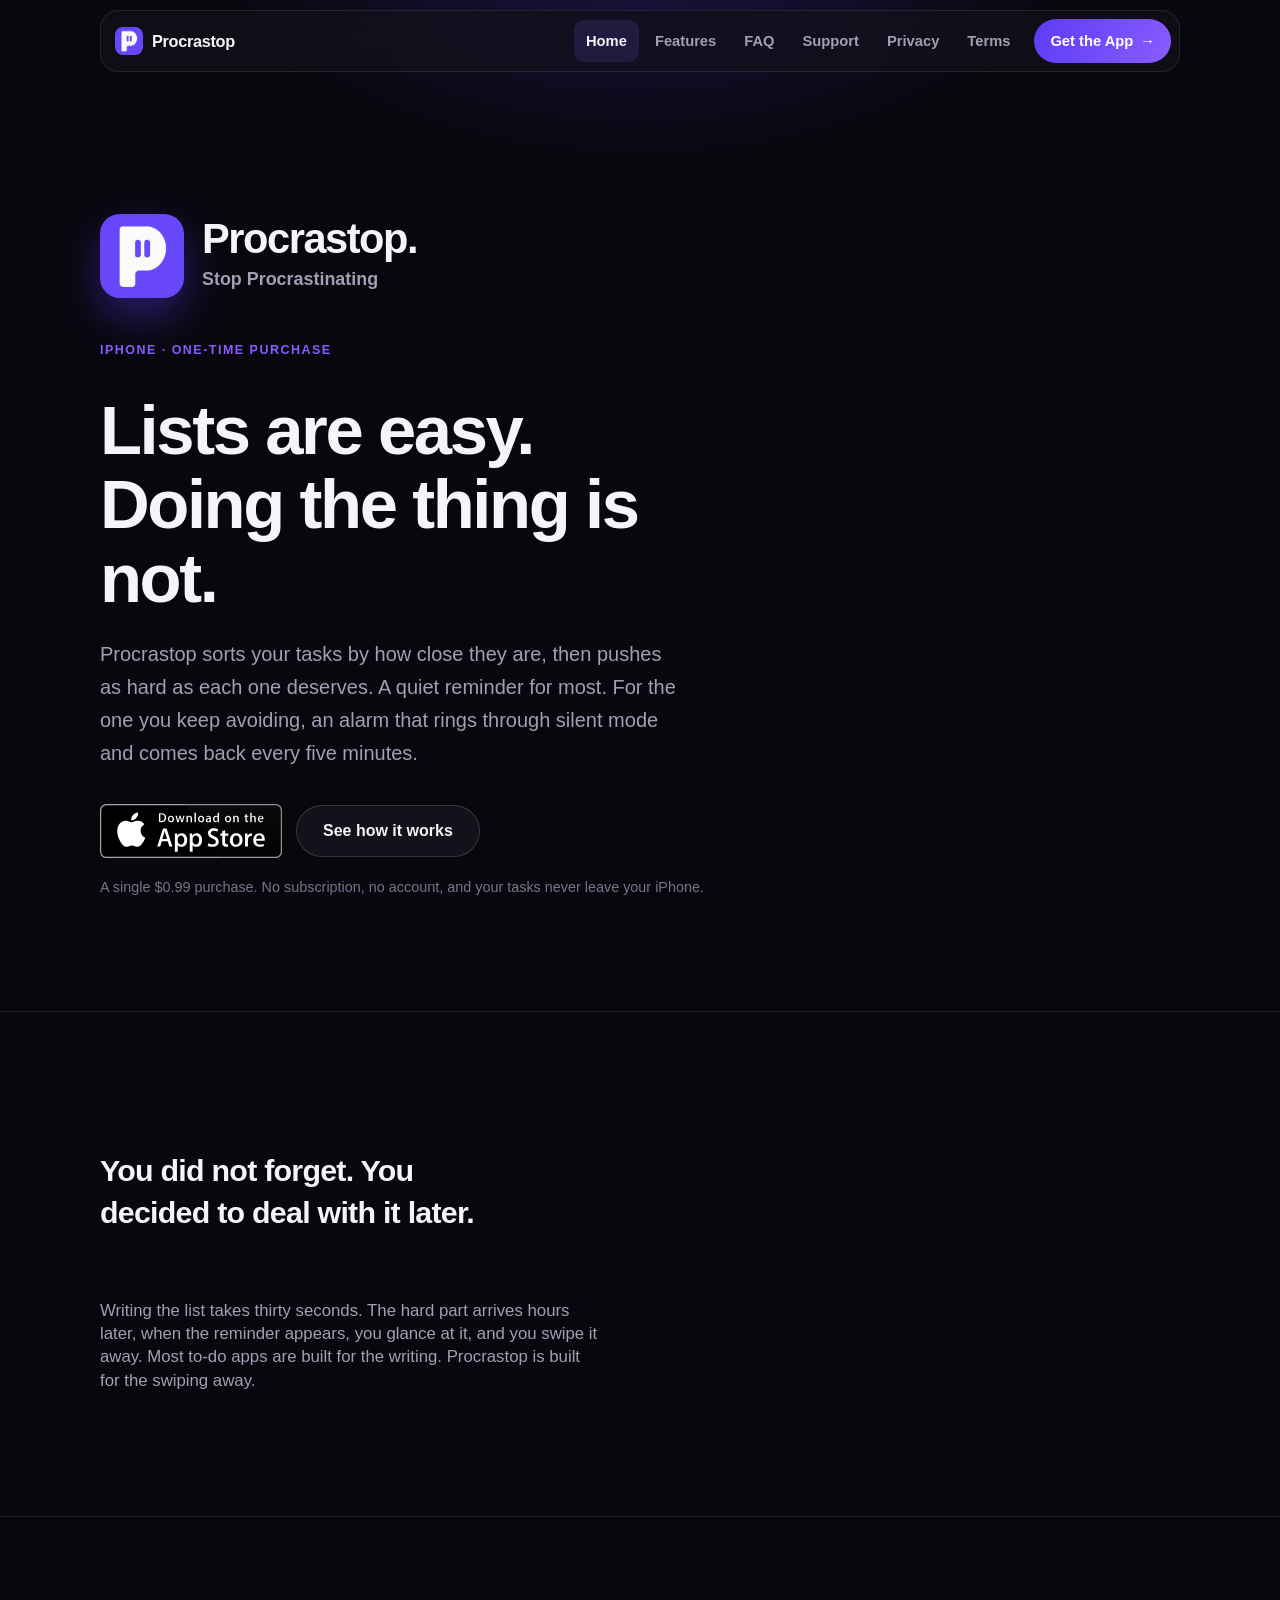
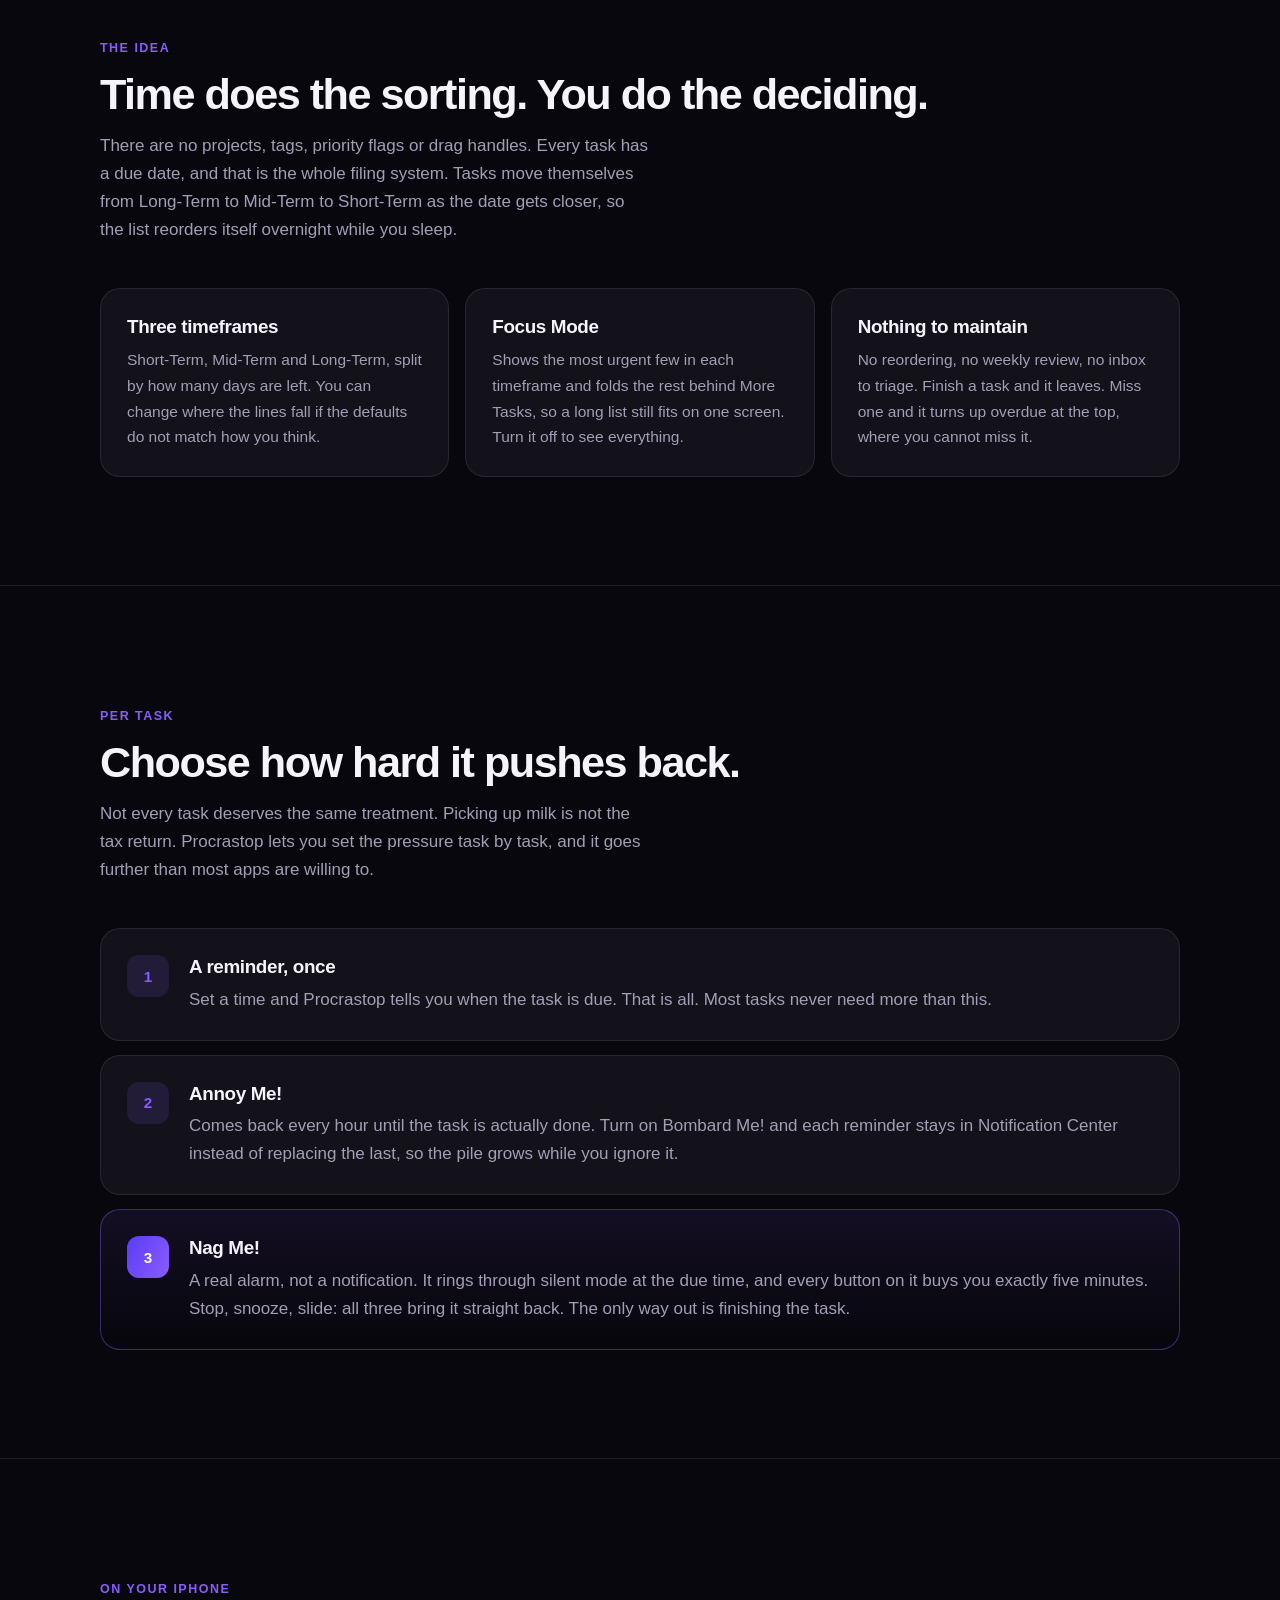
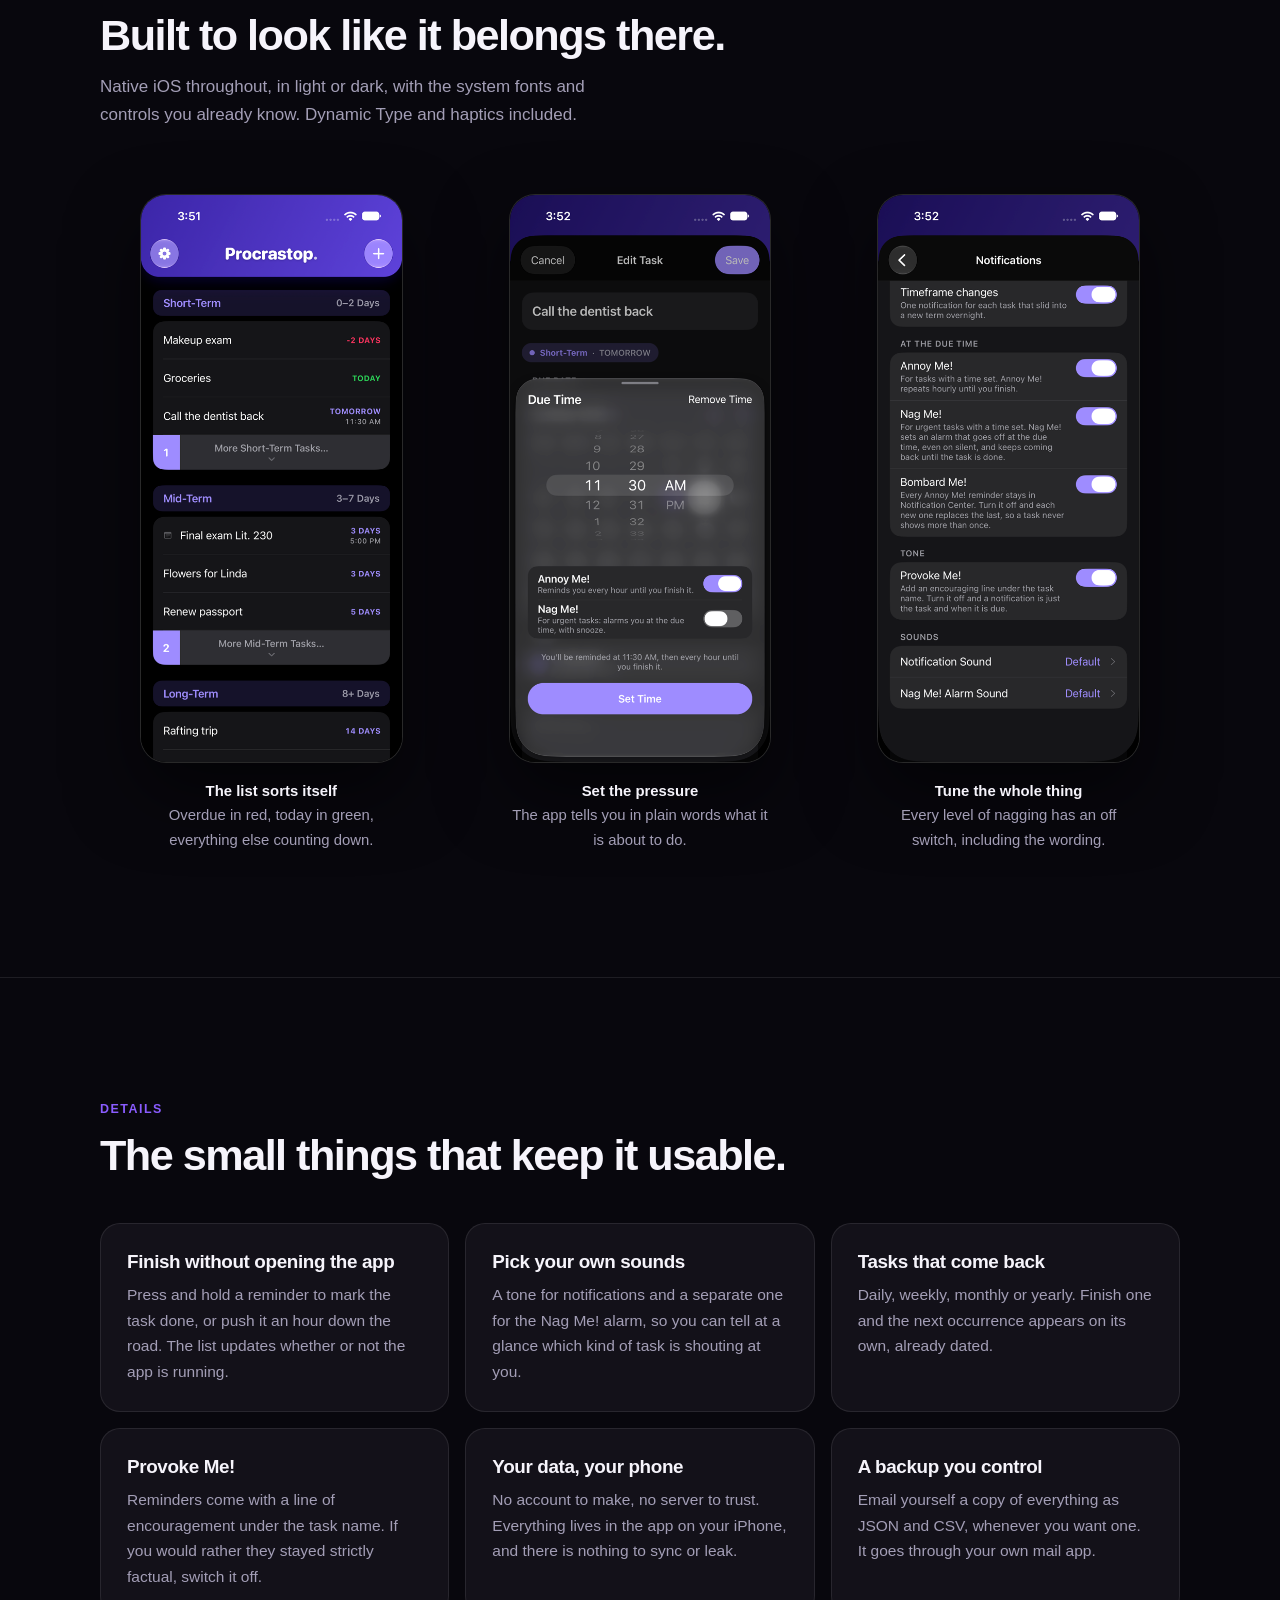
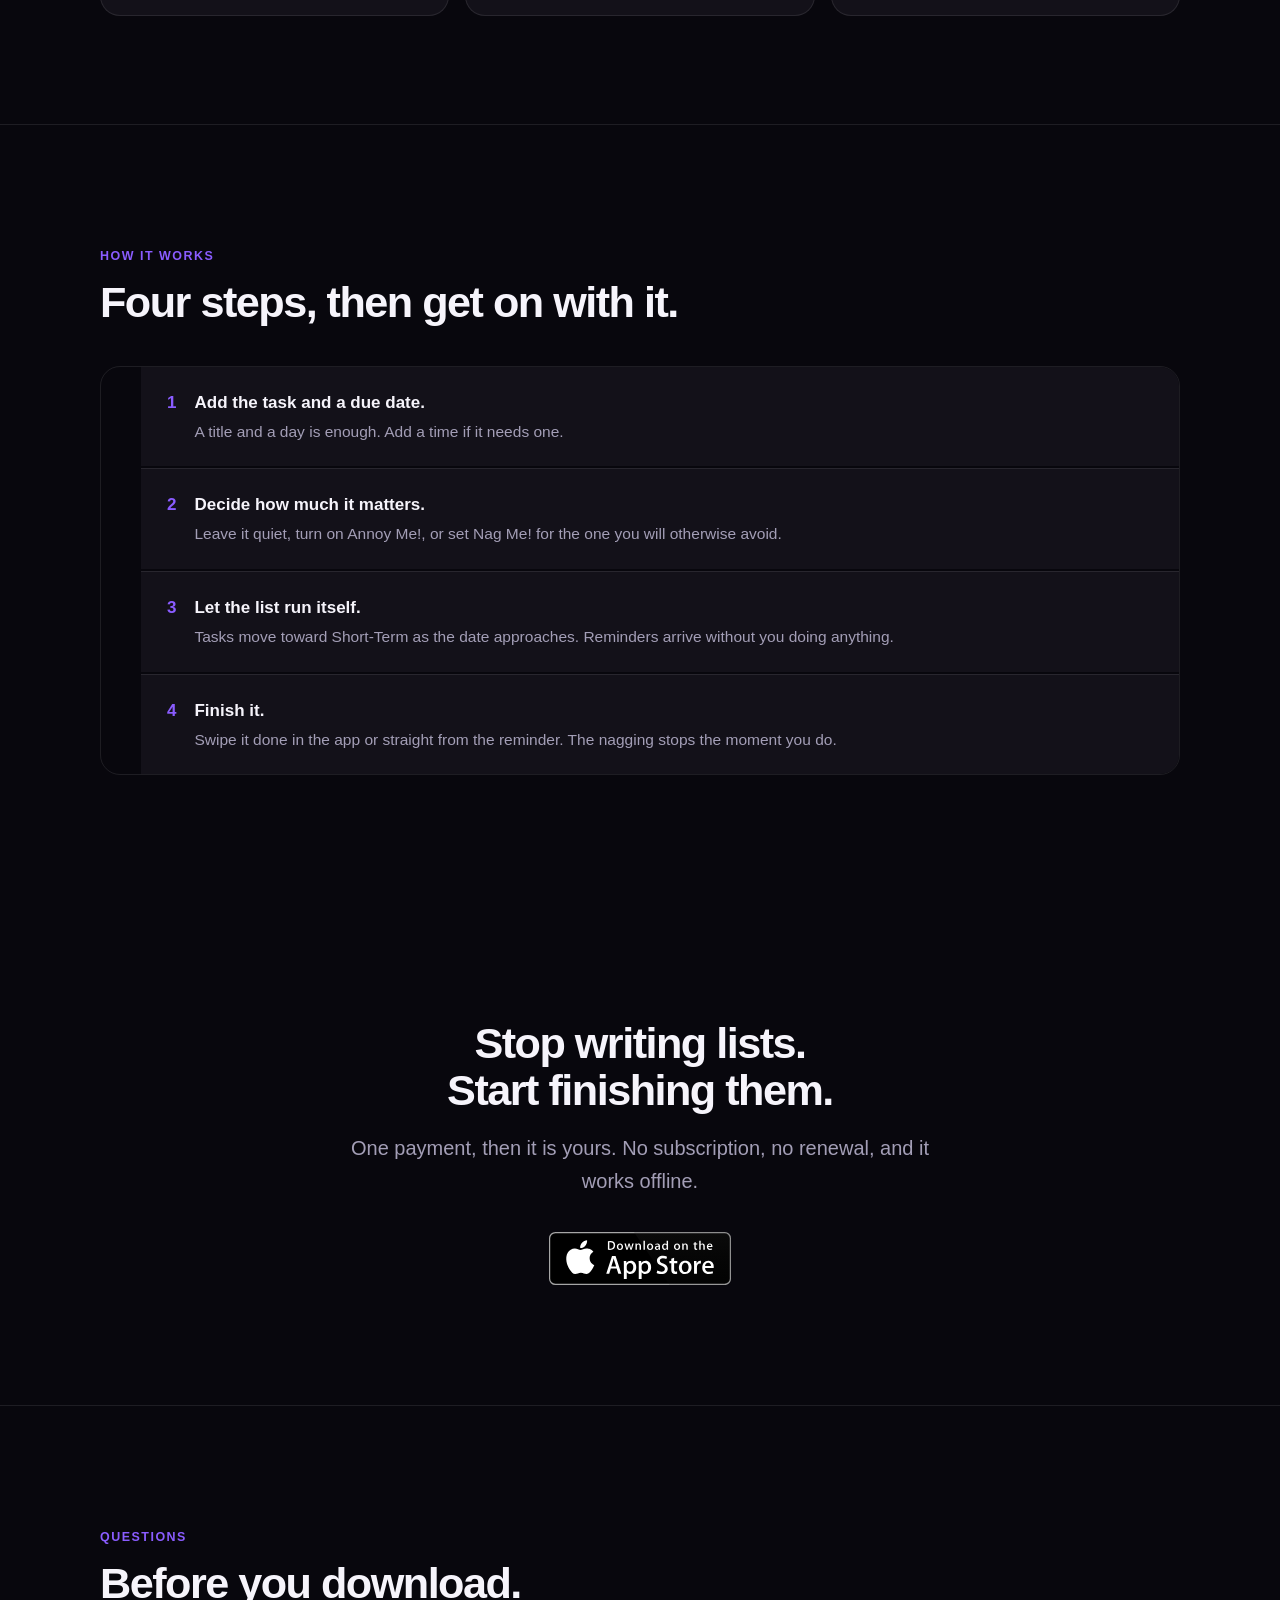
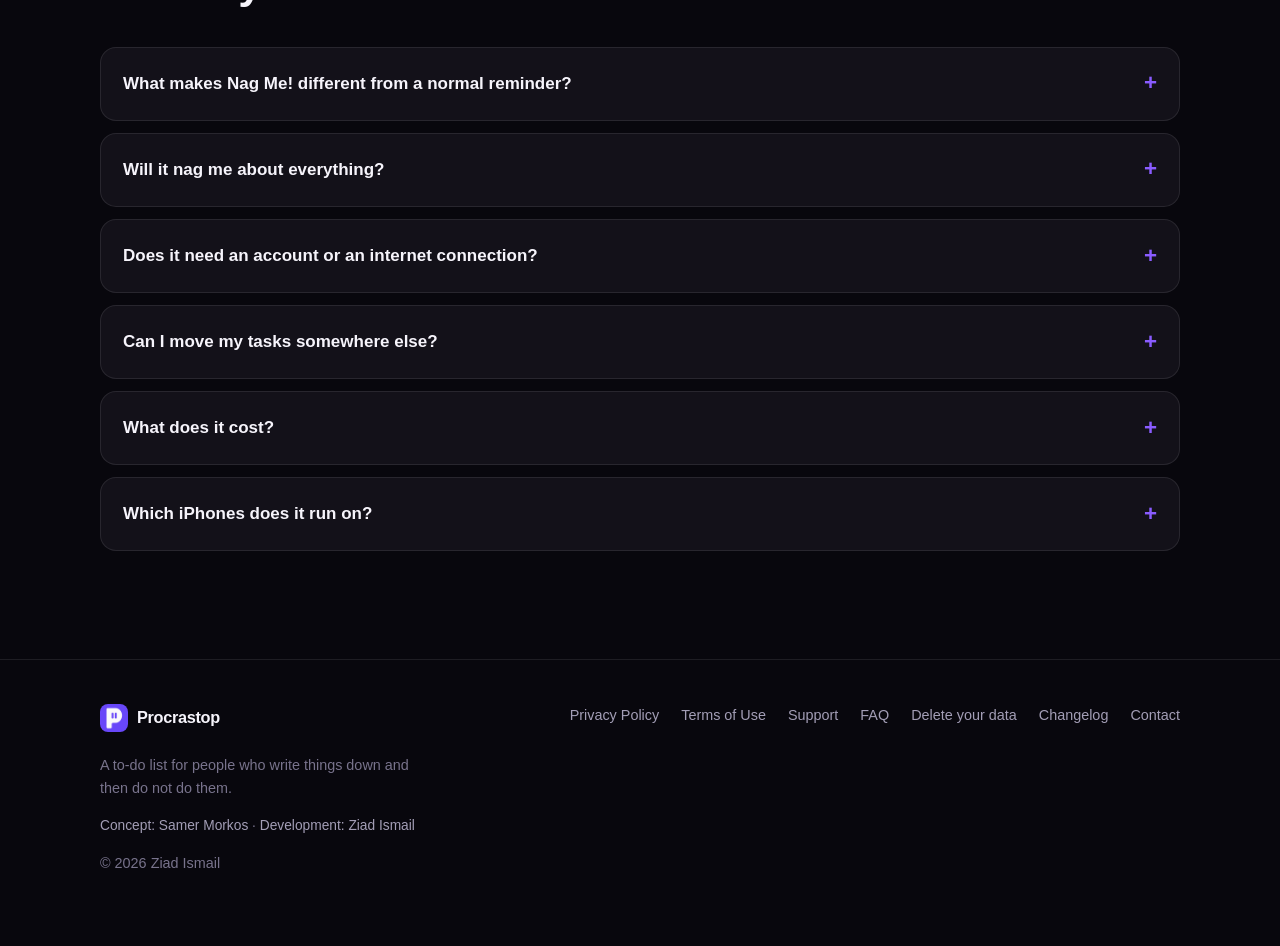
<file: index.html>
<!doctype html>
<html lang="en">
<head>
<meta charset="utf-8">
<meta name="viewport" content="width=device-width, initial-scale=1">
<title>Procrastop · The to-do list that keeps asking</title>
<meta name="description" content="Procrastop is a one-time purchase iPhone to-do list built for the moment a task is due and you decide to deal with it later. Time sorts the list, and you choose how hard each task pushes back, from a quiet reminder to an alarm that rings through silent mode.">
<meta name="robots" content="index,follow">
<meta name="theme-color" content="#08070d">
<meta name="color-scheme" content="dark">
<link rel="canonical" href="https://ziad2211.github.io/Procrastop_LandingPage/">
<link rel="icon" href="assets/favicon.png" type="image/png">
<link rel="apple-touch-icon" href="assets/logo.png">

<meta property="og:url" content="https://ziad2211.github.io/Procrastop_LandingPage/">
<meta property="og:type" content="website">
<meta property="og:site_name" content="Procrastop">
<meta property="og:title" content="Procrastop · The to-do list that keeps asking">
<meta property="og:description" content="Writing the list is easy. Procrastop is built for the part that is not: time sorts your tasks, and you choose how hard each one pushes back.">
<meta property="og:image" content="https://ziad2211.github.io/Procrastop_LandingPage/assets/screenshots/app-list.png">
<meta property="og:image:alt" content="Procrastop on iPhone, showing tasks grouped into Short-Term, Mid-Term and Long-Term.">
<meta name="twitter:card" content="summary_large_image">
<meta name="twitter:title" content="Procrastop · The to-do list that keeps asking">
<meta name="twitter:description" content="Writing the list is easy. Procrastop is built for the part that is not.">
<meta name="twitter:image" content="https://ziad2211.github.io/Procrastop_LandingPage/assets/screenshots/app-list.png">

<link rel="stylesheet" href="assets/styles.css">
<script>document.documentElement.className += " js";</script>
</head>

<body data-page="home">
<a class="skip-link" href="#main">Skip to content</a>

<header class="site-header">
  <div class="container">
    <nav class="navbar" aria-label="Primary">
      <a class="brand" href="index.html">
        <img class="mark" src="assets/logo.png" alt="" width="28" height="28">
        <span data-app-name>Procrastop</span>
      </a>

      <button class="nav-toggle" type="button" id="nav-toggle" aria-expanded="false" aria-controls="nav-menu" aria-label="Open navigation menu">
        <span class="nav-toggle-bars" aria-hidden="true"></span>
      </button>

      <div class="nav-menu" id="nav-menu">
        <ul class="nav-links">
          <li><a href="index.html">Home</a></li>
          <li><a href="index.html#persistence">Features</a></li>
          <li><a href="faq.html">FAQ</a></li>
          <li><a href="support.html">Support</a></li>
          <li><a href="privacy.html">Privacy</a></li>
          <li><a href="terms.html">Terms</a></li>
        </ul>
      </div>

      <a class="nav-cta" data-app-store-link href="https://apps.apple.com/app/id6818837590">
        Get the App <span aria-hidden="true">&rarr;</span>
      </a>
    </nav>
  </div>
</header>

<main id="main">

  <!-- Hero -->
  <section class="hero container">
    <div class="hero-lockup">
      <img class="hero-logo" src="assets/logo.png" alt="" width="84" height="84">
      <div>
        <p class="hero-name">Procrastop.</p>
        <p class="hero-sub">Stop Procrastinating</p>
      </div>
    </div>
    <p class="eyebrow">iPhone · One-time purchase</p>
    <h1>Lists are easy. Doing the thing is not.</h1>
    <p class="lede">Procrastop sorts your tasks by how close they are, then pushes as hard as each one deserves. A quiet reminder for most. For the one you keep avoiding, an alarm that rings through silent mode and comes back every five minutes.</p>
    <div class="actions">
      <a class="store-badge" data-app-store-link href="https://apps.apple.com/app/id6818837590">
        <img src="assets/app-store-badge.svg" alt="Download on the App Store" width="182" height="54">
      </a>
      <a class="button button-secondary" href="#how">See how it works</a>
    </div>
    <p class="hero-note">A single $0.99 purchase. No subscription, no account, and your tasks never leave your iPhone.</p>
  </section>

  <!-- The problem -->
  <section class="band problem">
    <div class="container stack reveal">
      <p>You did not forget. You decided to deal with it later.</p>
      <p class="after">Writing the list takes thirty seconds. The hard part arrives hours later, when the reminder appears, you glance at it, and you swipe it away. Most to-do apps are built for the writing. Procrastop is built for the swiping away.</p>
    </div>
  </section>

  <!-- The approach -->
  <section class="band">
    <div class="container reveal">
      <p class="eyebrow">The idea</p>
      <h2>Time does the sorting. You do the deciding.</h2>
      <p class="section-intro">There are no projects, tags, priority flags or drag handles. Every task has a due date, and that is the whole filing system. Tasks move themselves from Long-Term to Mid-Term to Short-Term as the date gets closer, so the list reorders itself overnight while you sleep.</p>

      <div class="grid">
        <article class="tile">
          <h3>Three timeframes</h3>
          <p>Short-Term, Mid-Term and Long-Term, split by how many days are left. You can change where the lines fall if the defaults do not match how you think.</p>
        </article>
        <article class="tile">
          <h3>Focus Mode</h3>
          <p>Shows the most urgent few in each timeframe and folds the rest behind More Tasks, so a long list still fits on one screen. Turn it off to see everything.</p>
        </article>
        <article class="tile">
          <h3>Nothing to maintain</h3>
          <p>No reordering, no weekly review, no inbox to triage. Finish a task and it leaves. Miss one and it turns up overdue at the top, where you cannot miss it.</p>
        </article>
      </div>
    </div>
  </section>

  <!-- The persistence ladder: the actual product story -->
  <section class="band" id="persistence">
    <div class="container reveal">
      <p class="eyebrow">Per task</p>
      <h2>Choose how hard it pushes back.</h2>
      <p class="section-intro">Not every task deserves the same treatment. Picking up milk is not the tax return. Procrastop lets you set the pressure task by task, and it goes further than most apps are willing to.</p>

      <div class="ladder">
        <article class="rung">
          <span class="step" aria-hidden="true">1</span>
          <div>
            <h3>A reminder, once</h3>
            <p>Set a time and Procrastop tells you when the task is due. That is all. Most tasks never need more than this.</p>
          </div>
        </article>
        <article class="rung">
          <span class="step" aria-hidden="true">2</span>
          <div>
            <h3>Annoy Me!</h3>
            <p>Comes back every hour until the task is actually done. Turn on Bombard Me! and each reminder stays in Notification Center instead of replacing the last, so the pile grows while you ignore it.</p>
          </div>
        </article>
        <article class="rung is-loud">
          <span class="step" aria-hidden="true">3</span>
          <div>
            <h3>Nag Me!</h3>
            <p>A real alarm, not a notification. It rings through silent mode at the due time, and every button on it buys you exactly five minutes. Stop, snooze, slide: all three bring it straight back. The only way out is finishing the task.</p>
          </div>
        </article>
      </div>
    </div>
  </section>

  <!-- Real screenshots -->
  <section class="band" id="screens">
    <div class="container reveal">
      <p class="eyebrow">On your iPhone</p>
      <h2>Built to look like it belongs there.</h2>
      <p class="section-intro">Native iOS throughout, in light or dark, with the system fonts and controls you already know. Dynamic Type and haptics included.</p>

      <div class="shots">
        <figure class="shot">
          <img src="assets/screenshots/app-list.png" width="1100" height="2391" loading="lazy" decoding="async" alt="The Procrastop task list, with tasks grouped under Short-Term, Mid-Term and Long-Term headings. One task is marked minus two days in red, another says Today in green.">
          <figcaption><b>The list sorts itself</b>Overdue in red, today in green, everything else counting down.</figcaption>
        </figure>
        <figure class="shot">
          <img src="assets/screenshots/app-persistence.png" width="1100" height="2391" loading="lazy" decoding="async" alt="The due time sheet in Procrastop, with switches for Annoy Me! and Nag Me! and a line explaining what will happen.">
          <figcaption><b>Set the pressure</b>The app tells you in plain words what it is about to do.</figcaption>
        </figure>
        <figure class="shot">
          <img src="assets/screenshots/app-controls.png" width="1100" height="2391" loading="lazy" decoding="async" alt="Procrastop notification settings, showing switches for Annoy Me!, Nag Me!, Bombard Me! and Provoke Me!, plus separate notification and alarm sound options.">
          <figcaption><b>Tune the whole thing</b>Every level of nagging has an off switch, including the wording.</figcaption>
        </figure>
      </div>
    </div>
  </section>

  <!-- Smaller features worth having -->
  <section class="band">
    <div class="container reveal">
      <p class="eyebrow">Details</p>
      <h2>The small things that keep it usable.</h2>

      <div class="grid">
        <article class="tile">
          <h3>Finish without opening the app</h3>
          <p>Press and hold a reminder to mark the task done, or push it an hour down the road. The list updates whether or not the app is running.</p>
        </article>
        <article class="tile">
          <h3>Pick your own sounds</h3>
          <p>A tone for notifications and a separate one for the Nag Me! alarm, so you can tell at a glance which kind of task is shouting at you.</p>
        </article>
        <article class="tile">
          <h3>Tasks that come back</h3>
          <p>Daily, weekly, monthly or yearly. Finish one and the next occurrence appears on its own, already dated.</p>
        </article>
        <article class="tile">
          <h3>Provoke Me!</h3>
          <p>Reminders come with a line of encouragement under the task name. If you would rather they stayed strictly factual, switch it off.</p>
        </article>
        <article class="tile">
          <h3>Your data, your phone</h3>
          <p>No account to make, no server to trust. Everything lives in the app on your iPhone, and there is nothing to sync or leak.</p>
        </article>
        <article class="tile">
          <h3>A backup you control</h3>
          <p>Email yourself a copy of everything as JSON and CSV, whenever you want one. It goes through your own mail app.</p>
        </article>
      </div>
    </div>
  </section>

  <!-- How it works -->
  <section class="band" id="how">
    <div class="container reveal">
      <p class="eyebrow">How it works</p>
      <h2>Four steps, then get on with it.</h2>

      <ol class="steps">
        <li><div><b>Add the task and a due date.</b><span>A title and a day is enough. Add a time if it needs one.</span></div></li>
        <li><div><b>Decide how much it matters.</b><span>Leave it quiet, turn on Annoy Me!, or set Nag Me! for the one you will otherwise avoid.</span></div></li>
        <li><div><b>Let the list run itself.</b><span>Tasks move toward Short-Term as the date approaches. Reminders arrive without you doing anything.</span></div></li>
        <li><div><b>Finish it.</b><span>Swipe it done in the app or straight from the reminder. The nagging stops the moment you do.</span></div></li>
      </ol>
    </div>
  </section>

  <!-- Closing CTA -->
  <section class="cta container reveal">
    <h2>Stop writing lists. Start finishing them.</h2>
    <p class="lede">One payment, then it is yours. No subscription, no renewal, and it works offline.</p>
    <div class="actions">
      <a class="store-badge" data-app-store-link href="https://apps.apple.com/app/id6818837590">
        <img src="assets/app-store-badge.svg" alt="Download on the App Store" width="182" height="54">
      </a>
    </div>
  </section>

  <!-- FAQ -->
  <section class="band" id="faq">
    <div class="container reveal">
      <p class="eyebrow">Questions</p>
      <h2>Before you download.</h2>

      <div class="faq">
        <details class="qa">
          <summary>What makes Nag Me! different from a normal reminder?</summary>
          <p>A notification is easy to dismiss and gone. Nag Me! schedules a system alarm instead, so it sounds at the due time even when your iPhone is on silent, and it keeps a presence on screen until you deal with it. Every action on the alarm gives you five more minutes and then it returns. It stops for good when the task is marked done.</p>
        </details>
        <details class="qa">
          <summary>Will it nag me about everything?</summary>
          <p>Only if you ask it to. New tasks are quiet by default. Annoy Me! and Nag Me! are switches you turn on for the task that needs them, and both can be turned off globally in Settings.</p>
        </details>
        <details class="qa">
          <summary>Does it need an account or an internet connection?</summary>
          <p>Neither. There is no sign-in and no server. Your tasks are stored on your iPhone and the app works fully offline.</p>
        </details>
        <details class="qa">
          <summary>Can I move my tasks somewhere else?</summary>
          <p>Yes. Settings has an Export and Backup option that emails you a JSON file and a CSV of everything, using your own mail app.</p>
        </details>
        <details class="qa">
          <summary>What does it cost?</summary>
          <p>$0.99 once, on the App Store. There is no subscription and nothing inside the app is locked behind a further payment. Settings does offer optional tips if you want to support the work, but they unlock nothing and the app behaves identically whether or not you ever send one.</p>
        </details>
        <details class="qa">
          <summary>Which iPhones does it run on?</summary>
          <p>Procrastop needs iOS 16.4 or later. The Nag Me! alarm uses a newer system feature and appears only on iPhones running iOS 26 or later, where that feature exists. Everything else works throughout.</p>
        </details>
      </div>
    </div>
  </section>

</main>

<footer class="site-footer">
  <div class="container footer-grid">
    <div>
      <a class="brand" href="index.html"><img class="mark" src="assets/logo.png" alt="" aria-hidden="true" width="26" height="26"><span data-app-name>Procrastop</span></a>
      <p class="footer-note">A to-do list for people who write things down and then do not do them.</p>
      <p class="footer-credits">Concept: <span data-credit-concept>Samer Morkos</span><span class="sep" aria-hidden="true"> &middot; </span>Development: <span data-credit-development>Ziad Ismail</span></p>
      <p>&copy; <span id="year">2026</span> <span data-developer-name>Ziad Ismail</span></p>
    </div>
    <nav class="footer-links" aria-label="Footer">
      <a href="privacy.html">Privacy Policy</a>
      <a href="terms.html">Terms of Use</a>
      <a href="support.html">Support</a>
      <a href="faq.html">FAQ</a>
      <a href="delete-account.html">Delete your data</a>
      <a href="changelog.html">Changelog</a>
      <a data-support-email href="mailto:ziadmohofficial@gmail.com">Contact</a>
    </nav>
  </div>
</footer>

<script src="assets/config.js"></script>
<script src="assets/site.js"></script>
</body>
</html>
</file>
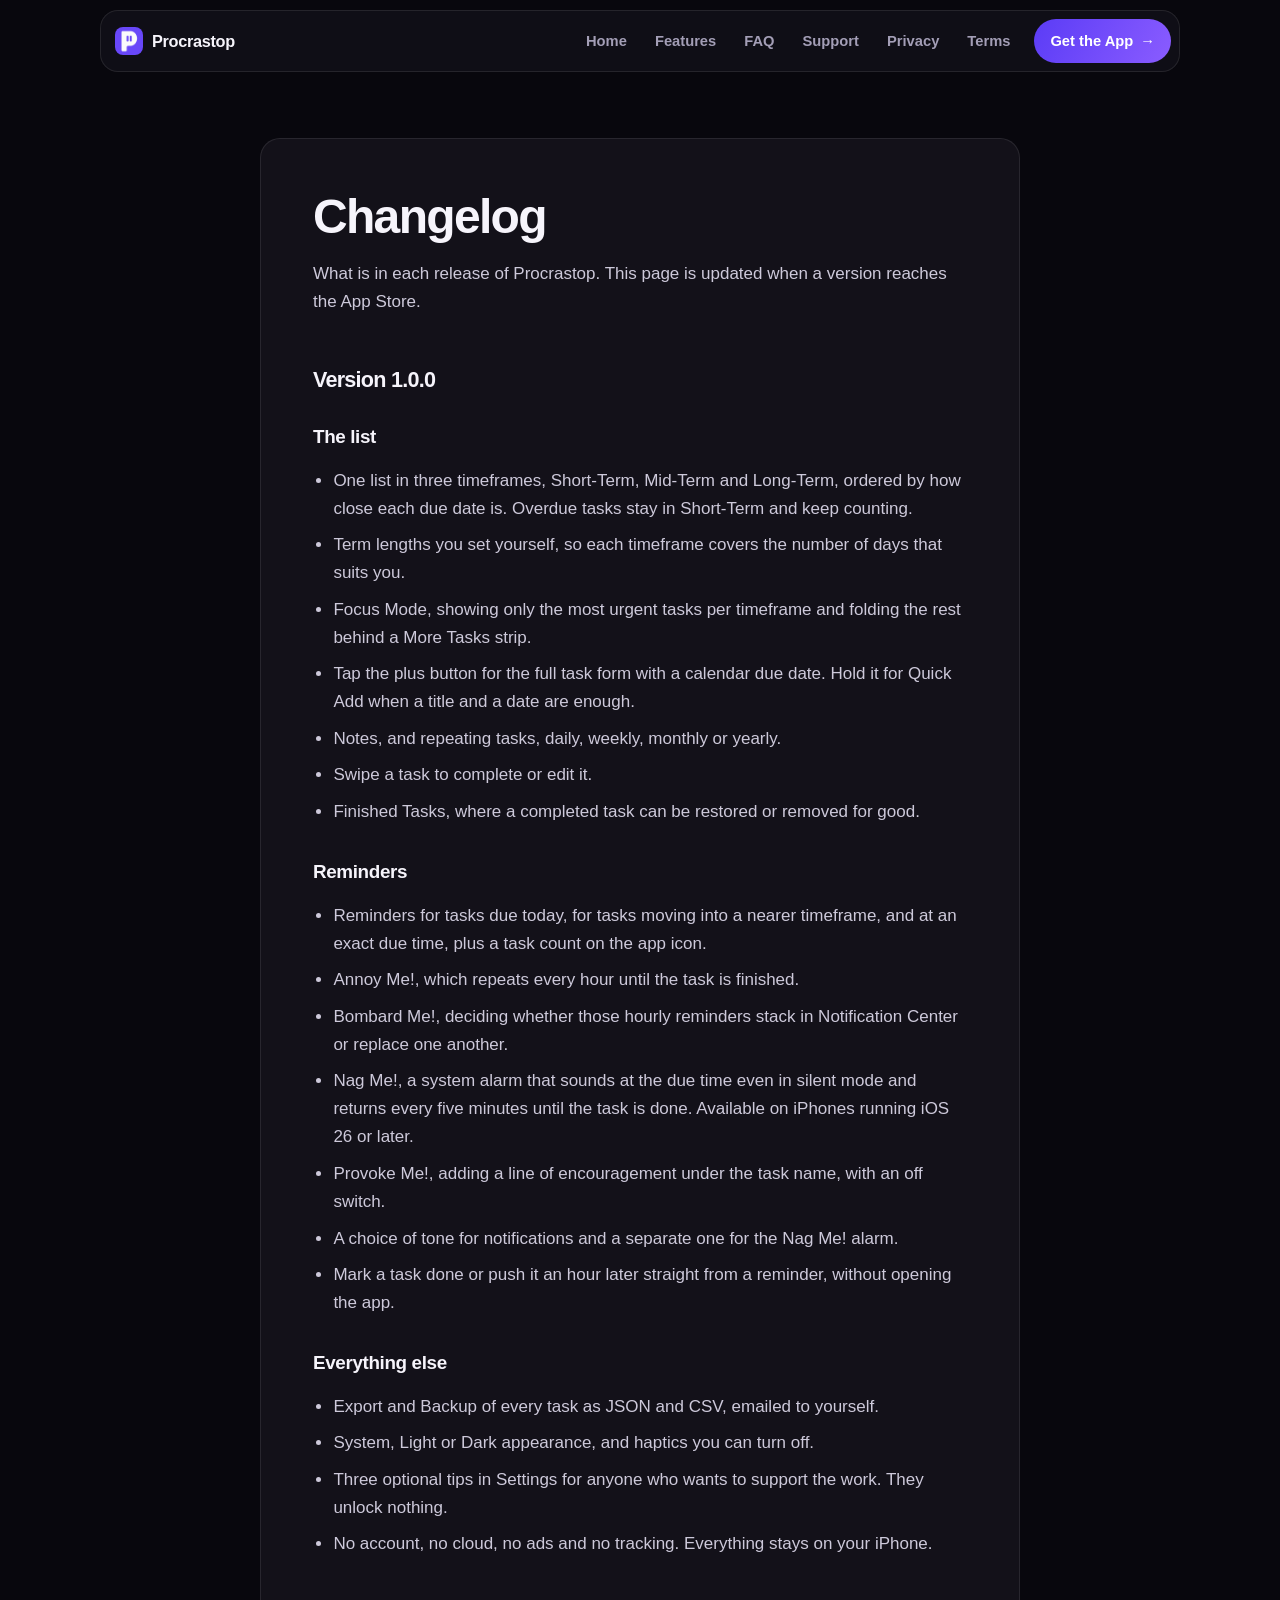
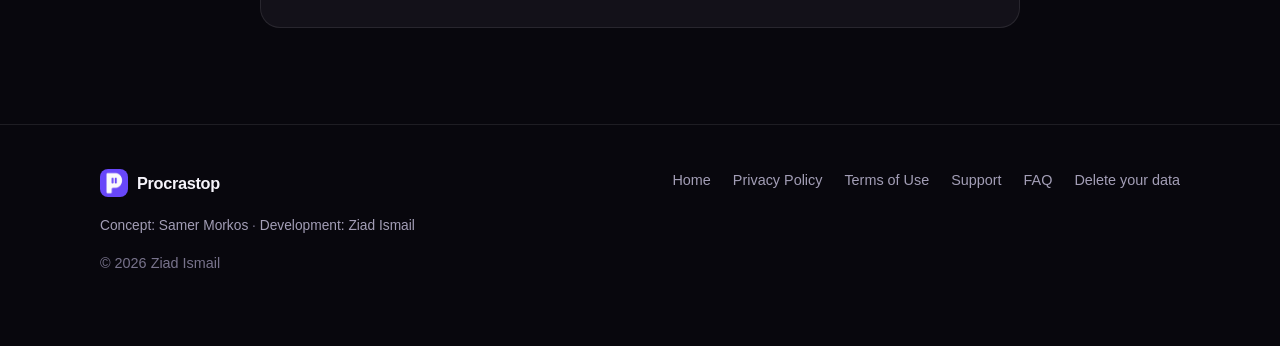
<file: changelog.html>
<!doctype html>
<html lang="en">
<head>
<meta charset="utf-8">
<meta name="viewport" content="width=device-width, initial-scale=1">
<title>Changelog · Procrastop</title>
<meta name="description" content="What is in each release of Procrastop.">
<meta name="robots" content="index,follow">
<meta name="theme-color" content="#08070d">
<meta name="color-scheme" content="dark">
<link rel="canonical" href="https://ziad2211.github.io/Procrastop_LandingPage/changelog.html">
<link rel="icon" href="assets/favicon.png" type="image/png">
<link rel="apple-touch-icon" href="assets/logo.png">
<link rel="stylesheet" href="assets/styles.css">
<script>document.documentElement.className += " js";</script>
</head>

<body>
<a class="skip-link" href="#main">Skip to content</a>

<header class="site-header">
  <div class="container">
    <nav class="navbar" aria-label="Primary">
      <a class="brand" href="index.html">
        <img class="mark" src="assets/logo.png" alt="" width="28" height="28">
        <span data-app-name>Procrastop</span>
      </a>

      <button class="nav-toggle" type="button" id="nav-toggle" aria-expanded="false" aria-controls="nav-menu" aria-label="Open navigation menu">
        <span class="nav-toggle-bars" aria-hidden="true"></span>
      </button>

      <div class="nav-menu" id="nav-menu">
        <ul class="nav-links">
          <li><a href="index.html">Home</a></li>
          <li><a href="index.html#persistence">Features</a></li>
          <li><a href="faq.html">FAQ</a></li>
          <li><a href="support.html">Support</a></li>
          <li><a href="privacy.html">Privacy</a></li>
          <li><a href="terms.html">Terms</a></li>
        </ul>
      </div>

      <a class="nav-cta" data-app-store-link href="https://apps.apple.com/app/id6818837590">
        Get the App <span aria-hidden="true">&rarr;</span>
      </a>
    </nav>
  </div>
</header>

<main id="main" class="container">
<article class="legal">
  <h1>Changelog</h1>
  <p>What is in each release of <span data-app-name>Procrastop</span>. This page is updated when a version reaches the App Store.</p>

  <h2>Version 1.0.0</h2>

  <h3>The list</h3>
  <ul>
    <li>One list in three timeframes, Short-Term, Mid-Term and Long-Term, ordered by how close each due date is. Overdue tasks stay in Short-Term and keep counting.</li>
    <li>Term lengths you set yourself, so each timeframe covers the number of days that suits you.</li>
    <li>Focus Mode, showing only the most urgent tasks per timeframe and folding the rest behind a More Tasks strip.</li>
    <li>Tap the plus button for the full task form with a calendar due date. Hold it for Quick Add when a title and a date are enough.</li>
    <li>Notes, and repeating tasks, daily, weekly, monthly or yearly.</li>
    <li>Swipe a task to complete or edit it.</li>
    <li>Finished Tasks, where a completed task can be restored or removed for good.</li>
  </ul>

  <h3>Reminders</h3>
  <ul>
    <li>Reminders for tasks due today, for tasks moving into a nearer timeframe, and at an exact due time, plus a task count on the app icon.</li>
    <li>Annoy Me!, which repeats every hour until the task is finished.</li>
    <li>Bombard Me!, deciding whether those hourly reminders stack in Notification Center or replace one another.</li>
    <li>Nag Me!, a system alarm that sounds at the due time even in silent mode and returns every five minutes until the task is done. Available on iPhones running iOS 26 or later.</li>
    <li>Provoke Me!, adding a line of encouragement under the task name, with an off switch.</li>
    <li>A choice of tone for notifications and a separate one for the Nag Me! alarm.</li>
    <li>Mark a task done or push it an hour later straight from a reminder, without opening the app.</li>
  </ul>

  <h3>Everything else</h3>
  <ul>
    <li>Export and Backup of every task as JSON and CSV, emailed to yourself.</li>
    <li>System, Light or Dark appearance, and haptics you can turn off.</li>
    <li>Three optional tips in Settings for anyone who wants to support the work. They unlock nothing.</li>
    <li>No account, no cloud, no ads and no tracking. Everything stays on your iPhone.</li>
  </ul>
</article>
</main>

<footer class="site-footer">
  <div class="container footer-grid">
    <div>
      <a class="brand" href="index.html"><img class="mark" src="assets/logo.png" alt="" aria-hidden="true" width="26" height="26"><span data-app-name>Procrastop</span></a>
      <p class="footer-credits">Concept: <span data-credit-concept>Samer Morkos</span><span class="sep" aria-hidden="true"> &middot; </span>Development: <span data-credit-development>Ziad Ismail</span></p>
      <p>&copy; <span id="year">2026</span> <span data-developer-name>Ziad Ismail</span></p>
    </div>
    <nav class="footer-links" aria-label="Footer">
      <a href="index.html">Home</a>
      <a href="privacy.html">Privacy Policy</a>
      <a href="terms.html">Terms of Use</a>
      <a href="support.html">Support</a>
      <a href="faq.html">FAQ</a>
      <a href="delete-account.html">Delete your data</a>
    </nav>
  </div>
</footer>

<script src="assets/config.js"></script>
<script src="assets/site.js"></script>
</body>
</html>
</file>
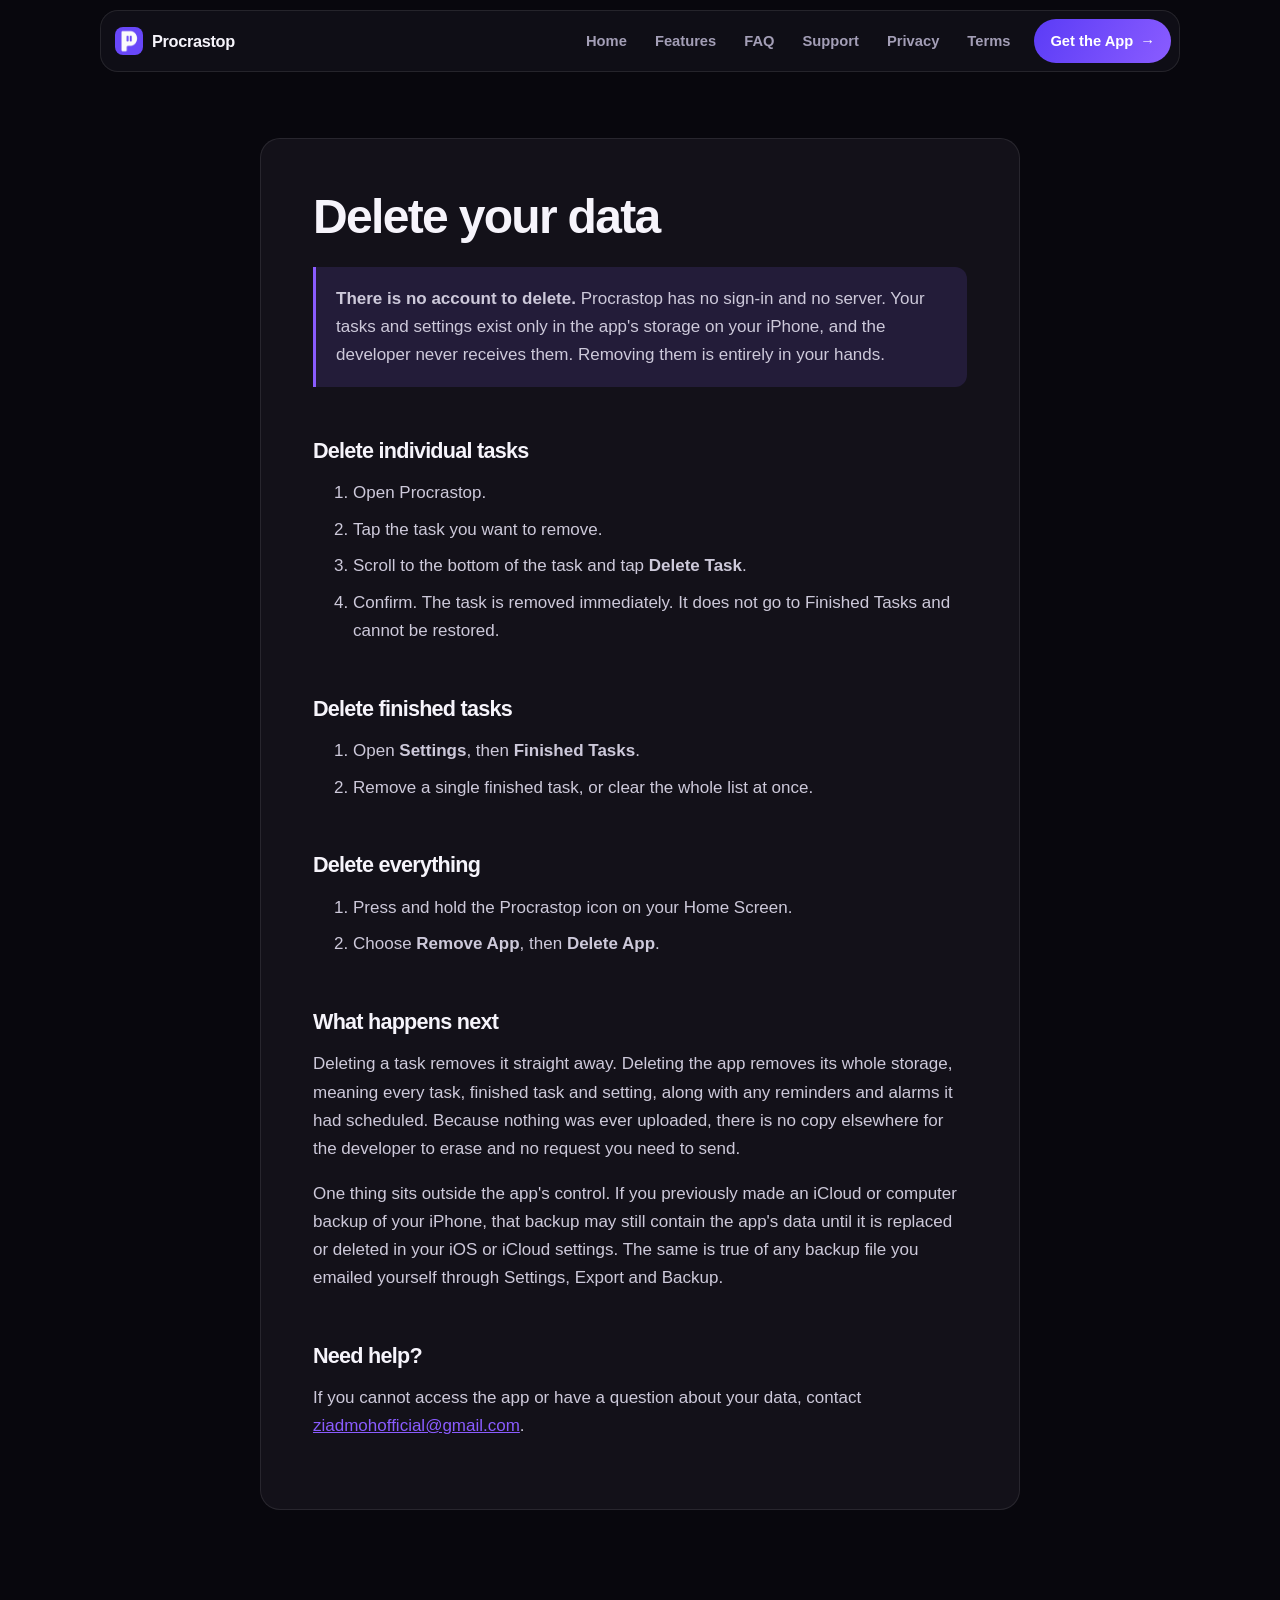
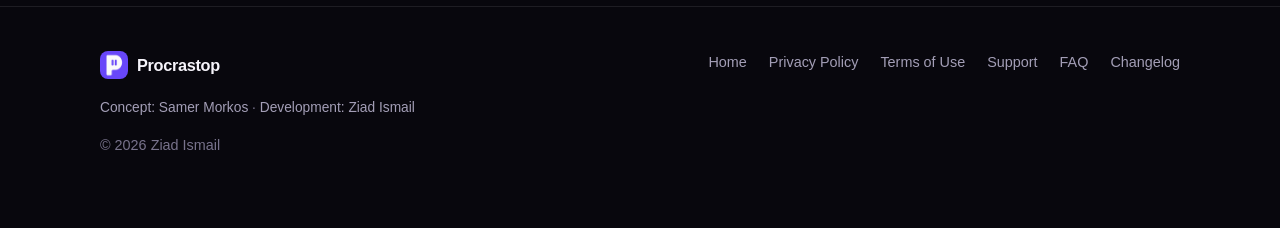
<file: delete-account.html>
<!doctype html>
<html lang="en">
<head>
<meta charset="utf-8">
<meta name="viewport" content="width=device-width, initial-scale=1">
<title>Delete your data · Procrastop</title>
<meta name="description" content="Procrastop has no account to delete. Here is how to remove individual tasks, finished tasks, or every trace of the app from your iPhone.">
<meta name="robots" content="index,follow">
<meta name="theme-color" content="#08070d">
<meta name="color-scheme" content="dark">
<link rel="canonical" href="https://ziad2211.github.io/Procrastop_LandingPage/delete-account.html">
<link rel="icon" href="assets/favicon.png" type="image/png">
<link rel="apple-touch-icon" href="assets/logo.png">
<link rel="stylesheet" href="assets/styles.css">
<script>document.documentElement.className += " js";</script>
</head>

<body>
<a class="skip-link" href="#main">Skip to content</a>

<header class="site-header">
  <div class="container">
    <nav class="navbar" aria-label="Primary">
      <a class="brand" href="index.html">
        <img class="mark" src="assets/logo.png" alt="" width="28" height="28">
        <span data-app-name>Procrastop</span>
      </a>

      <button class="nav-toggle" type="button" id="nav-toggle" aria-expanded="false" aria-controls="nav-menu" aria-label="Open navigation menu">
        <span class="nav-toggle-bars" aria-hidden="true"></span>
      </button>

      <div class="nav-menu" id="nav-menu">
        <ul class="nav-links">
          <li><a href="index.html">Home</a></li>
          <li><a href="index.html#persistence">Features</a></li>
          <li><a href="faq.html">FAQ</a></li>
          <li><a href="support.html">Support</a></li>
          <li><a href="privacy.html">Privacy</a></li>
          <li><a href="terms.html">Terms</a></li>
        </ul>
      </div>

      <a class="nav-cta" data-app-store-link href="https://apps.apple.com/app/id6818837590">
        Get the App <span aria-hidden="true">&rarr;</span>
      </a>
    </nav>
  </div>
</header>

<main id="main" class="container">
<article class="legal">
  <h1>Delete your data</h1>

  <p class="notice"><strong>There is no account to delete.</strong> <span data-app-name>Procrastop</span> has no sign-in and no server. Your tasks and settings exist only in the app's storage on your iPhone, and the developer never receives them. Removing them is entirely in your hands.</p>

  <h2>Delete individual tasks</h2>
  <ol>
    <li>Open <span data-app-name>Procrastop</span>.</li>
    <li>Tap the task you want to remove.</li>
    <li>Scroll to the bottom of the task and tap <strong>Delete Task</strong>.</li>
    <li>Confirm. The task is removed immediately. It does not go to Finished Tasks and cannot be restored.</li>
  </ol>

  <h2>Delete finished tasks</h2>
  <ol>
    <li>Open <strong>Settings</strong>, then <strong>Finished Tasks</strong>.</li>
    <li>Remove a single finished task, or clear the whole list at once.</li>
  </ol>

  <h2>Delete everything</h2>
  <ol>
    <li>Press and hold the Procrastop icon on your Home Screen.</li>
    <li>Choose <strong>Remove App</strong>, then <strong>Delete App</strong>.</li>
  </ol>

  <h2>What happens next</h2>
  <p>Deleting a task removes it straight away. Deleting the app removes its whole storage, meaning every task, finished task and setting, along with any reminders and alarms it had scheduled. Because nothing was ever uploaded, there is no copy elsewhere for the developer to erase and no request you need to send.</p>
  <p>One thing sits outside the app's control. If you previously made an iCloud or computer backup of your iPhone, that backup may still contain the app's data until it is replaced or deleted in your iOS or iCloud settings. The same is true of any backup file you emailed yourself through Settings, Export and Backup.</p>

  <h2>Need help?</h2>
  <p>If you cannot access the app or have a question about your data, contact <a data-support-email href="mailto:ziadmohofficial@gmail.com">ziadmohofficial@gmail.com</a>.</p>
</article>
</main>

<footer class="site-footer">
  <div class="container footer-grid">
    <div>
      <a class="brand" href="index.html"><img class="mark" src="assets/logo.png" alt="" aria-hidden="true" width="26" height="26"><span data-app-name>Procrastop</span></a>
      <p class="footer-credits">Concept: <span data-credit-concept>Samer Morkos</span><span class="sep" aria-hidden="true"> &middot; </span>Development: <span data-credit-development>Ziad Ismail</span></p>
      <p>&copy; <span id="year">2026</span> <span data-developer-name>Ziad Ismail</span></p>
    </div>
    <nav class="footer-links" aria-label="Footer">
      <a href="index.html">Home</a>
      <a href="privacy.html">Privacy Policy</a>
      <a href="terms.html">Terms of Use</a>
      <a href="support.html">Support</a>
      <a href="faq.html">FAQ</a>
      <a href="changelog.html">Changelog</a>
    </nav>
  </div>
</footer>

<script src="assets/config.js"></script>
<script src="assets/site.js"></script>
</body>
</html>
</file>
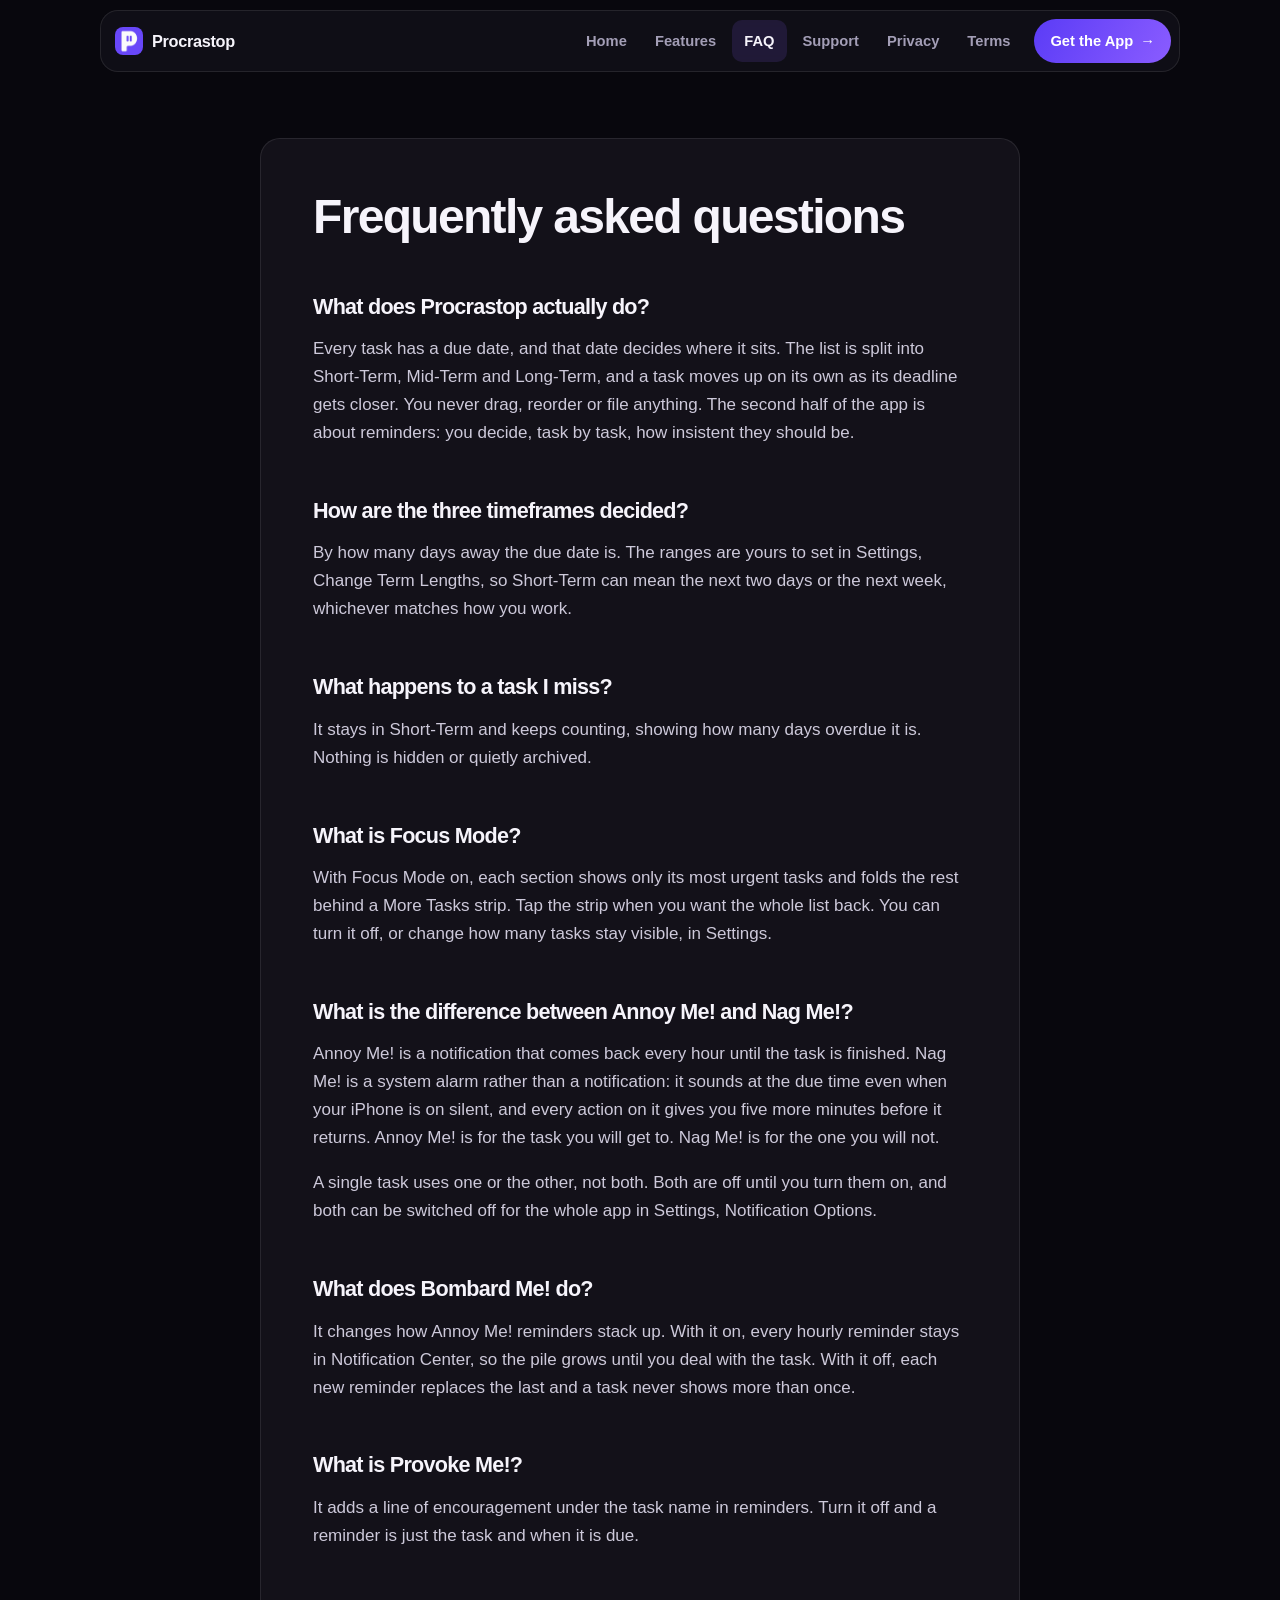
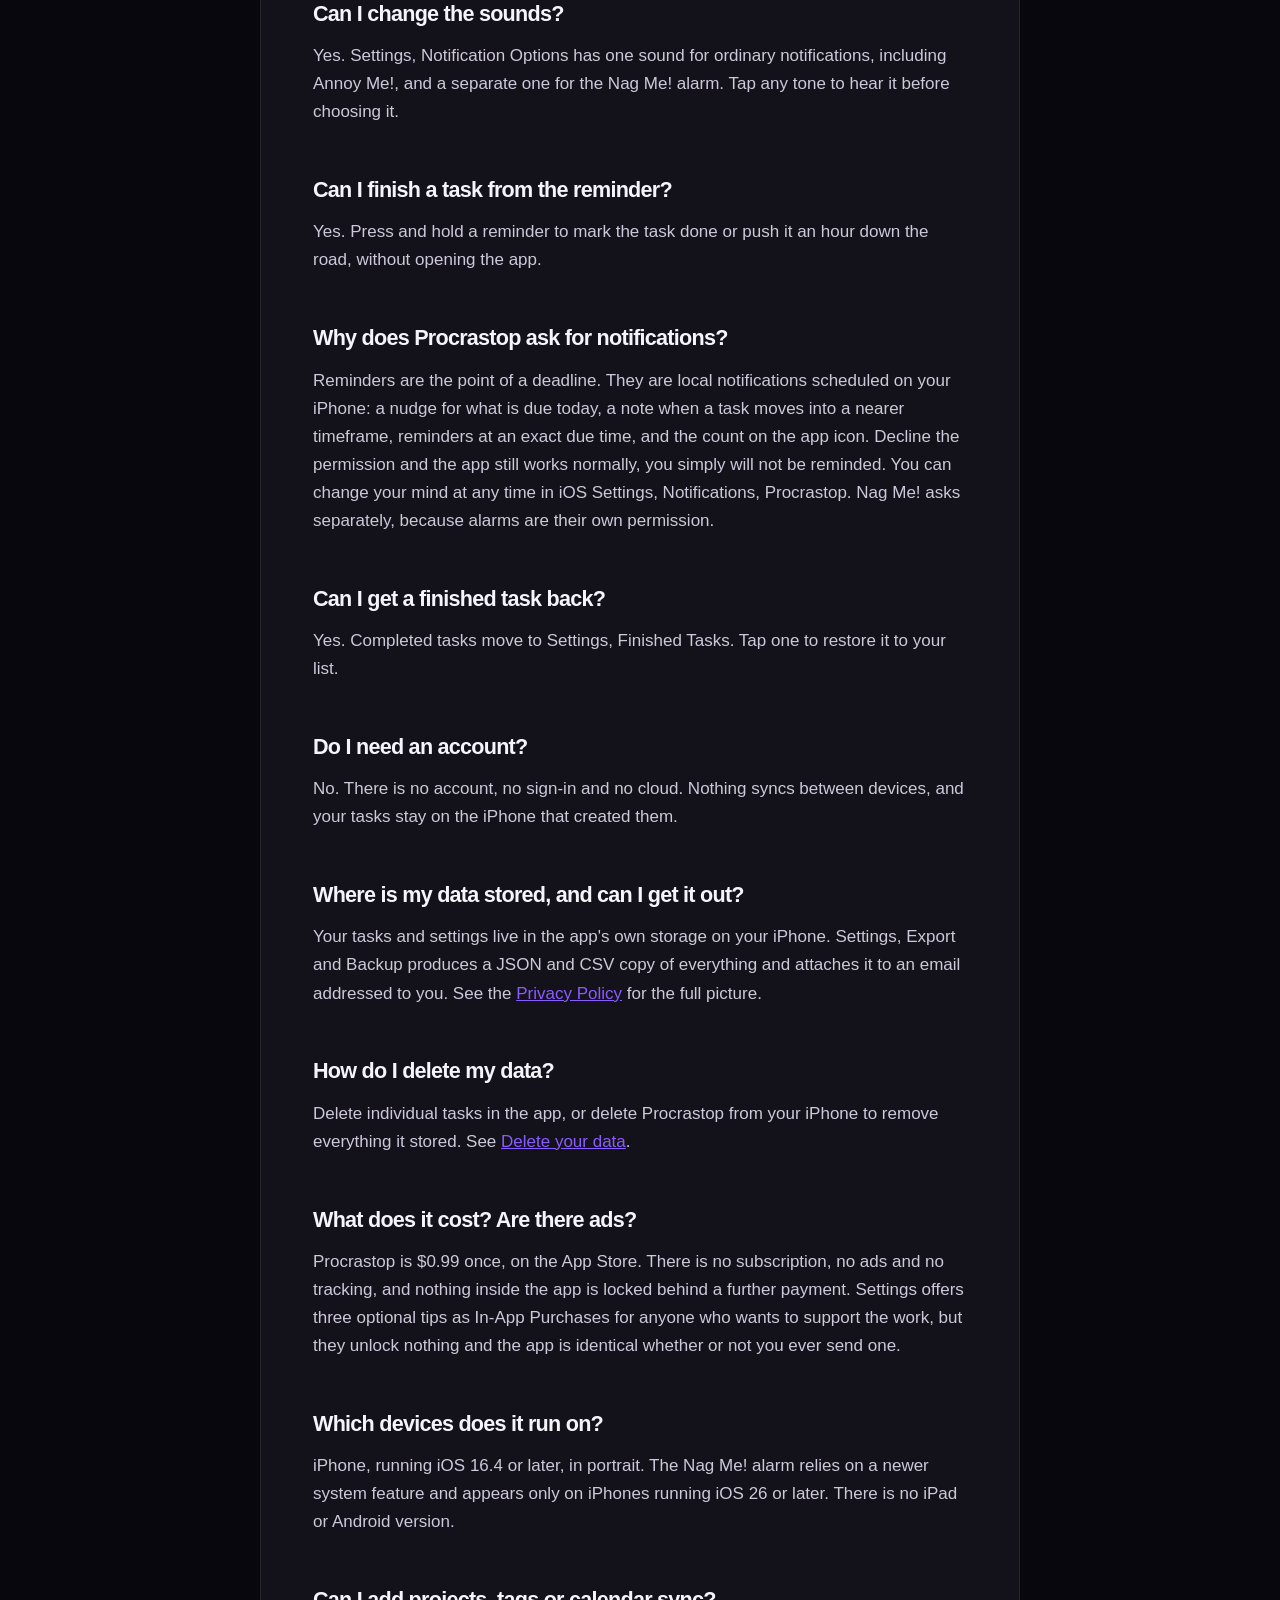
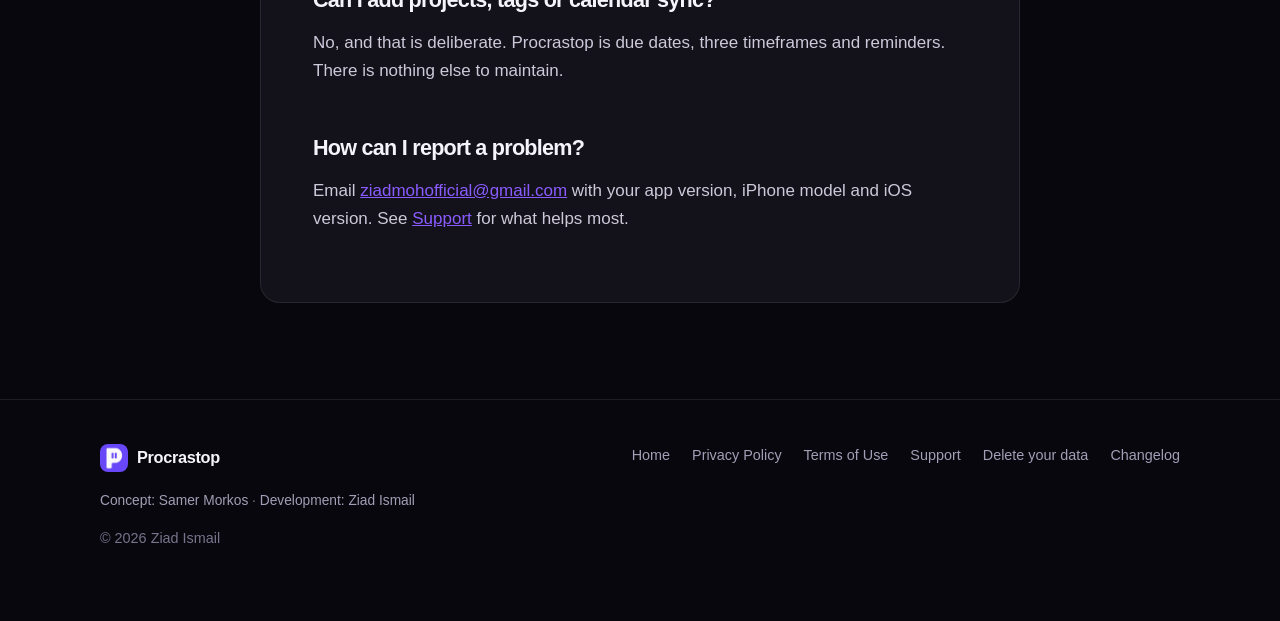
<file: faq.html>
<!doctype html>
<html lang="en">
<head>
<meta charset="utf-8">
<meta name="viewport" content="width=device-width, initial-scale=1">
<title>FAQ · Procrastop</title>
<meta name="description" content="How Procrastop's three timeframes work, the difference between Annoy Me! and Nag Me!, why notifications are requested, and where your tasks live.">
<meta name="robots" content="index,follow">
<meta name="theme-color" content="#08070d">
<meta name="color-scheme" content="dark">
<link rel="canonical" href="https://ziad2211.github.io/Procrastop_LandingPage/faq.html">
<link rel="icon" href="assets/favicon.png" type="image/png">
<link rel="apple-touch-icon" href="assets/logo.png">
<link rel="stylesheet" href="assets/styles.css">
<script>document.documentElement.className += " js";</script>
</head>

<body>
<a class="skip-link" href="#main">Skip to content</a>

<header class="site-header">
  <div class="container">
    <nav class="navbar" aria-label="Primary">
      <a class="brand" href="index.html">
        <img class="mark" src="assets/logo.png" alt="" width="28" height="28">
        <span data-app-name>Procrastop</span>
      </a>

      <button class="nav-toggle" type="button" id="nav-toggle" aria-expanded="false" aria-controls="nav-menu" aria-label="Open navigation menu">
        <span class="nav-toggle-bars" aria-hidden="true"></span>
      </button>

      <div class="nav-menu" id="nav-menu">
        <ul class="nav-links">
          <li><a href="index.html">Home</a></li>
          <li><a href="index.html#persistence">Features</a></li>
          <li><a href="faq.html">FAQ</a></li>
          <li><a href="support.html">Support</a></li>
          <li><a href="privacy.html">Privacy</a></li>
          <li><a href="terms.html">Terms</a></li>
        </ul>
      </div>

      <a class="nav-cta" data-app-store-link href="https://apps.apple.com/app/id6818837590">
        Get the App <span aria-hidden="true">&rarr;</span>
      </a>
    </nav>
  </div>
</header>

<main id="main" class="container">
<article class="legal">
  <h1>Frequently asked questions</h1>

  <h2>What does Procrastop actually do?</h2>
  <p>Every task has a due date, and that date decides where it sits. The list is split into Short-Term, Mid-Term and Long-Term, and a task moves up on its own as its deadline gets closer. You never drag, reorder or file anything. The second half of the app is about reminders: you decide, task by task, how insistent they should be.</p>

  <h2>How are the three timeframes decided?</h2>
  <p>By how many days away the due date is. The ranges are yours to set in Settings, Change Term Lengths, so Short-Term can mean the next two days or the next week, whichever matches how you work.</p>

  <h2>What happens to a task I miss?</h2>
  <p>It stays in Short-Term and keeps counting, showing how many days overdue it is. Nothing is hidden or quietly archived.</p>

  <h2>What is Focus Mode?</h2>
  <p>With Focus Mode on, each section shows only its most urgent tasks and folds the rest behind a More Tasks strip. Tap the strip when you want the whole list back. You can turn it off, or change how many tasks stay visible, in Settings.</p>

  <h2>What is the difference between Annoy Me! and Nag Me!?</h2>
  <p>Annoy Me! is a notification that comes back every hour until the task is finished. Nag Me! is a system alarm rather than a notification: it sounds at the due time even when your iPhone is on silent, and every action on it gives you five more minutes before it returns. Annoy Me! is for the task you will get to. Nag Me! is for the one you will not.</p>
  <p>A single task uses one or the other, not both. Both are off until you turn them on, and both can be switched off for the whole app in Settings, Notification Options.</p>

  <h2>What does Bombard Me! do?</h2>
  <p>It changes how Annoy Me! reminders stack up. With it on, every hourly reminder stays in Notification Center, so the pile grows until you deal with the task. With it off, each new reminder replaces the last and a task never shows more than once.</p>

  <h2>What is Provoke Me!?</h2>
  <p>It adds a line of encouragement under the task name in reminders. Turn it off and a reminder is just the task and when it is due.</p>

  <h2>Can I change the sounds?</h2>
  <p>Yes. Settings, Notification Options has one sound for ordinary notifications, including Annoy Me!, and a separate one for the Nag Me! alarm. Tap any tone to hear it before choosing it.</p>

  <h2>Can I finish a task from the reminder?</h2>
  <p>Yes. Press and hold a reminder to mark the task done or push it an hour down the road, without opening the app.</p>

  <h2>Why does Procrastop ask for notifications?</h2>
  <p>Reminders are the point of a deadline. They are local notifications scheduled on your iPhone: a nudge for what is due today, a note when a task moves into a nearer timeframe, reminders at an exact due time, and the count on the app icon. Decline the permission and the app still works normally, you simply will not be reminded. You can change your mind at any time in iOS Settings, Notifications, Procrastop. Nag Me! asks separately, because alarms are their own permission.</p>

  <h2>Can I get a finished task back?</h2>
  <p>Yes. Completed tasks move to Settings, Finished Tasks. Tap one to restore it to your list.</p>

  <h2>Do I need an account?</h2>
  <p>No. There is no account, no sign-in and no cloud. Nothing syncs between devices, and your tasks stay on the iPhone that created them.</p>

  <h2>Where is my data stored, and can I get it out?</h2>
  <p>Your tasks and settings live in the app's own storage on your iPhone. Settings, Export and Backup produces a JSON and CSV copy of everything and attaches it to an email addressed to you. See the <a href="privacy.html">Privacy Policy</a> for the full picture.</p>

  <h2>How do I delete my data?</h2>
  <p>Delete individual tasks in the app, or delete Procrastop from your iPhone to remove everything it stored. See <a href="delete-account.html">Delete your data</a>.</p>

  <h2>What does it cost? Are there ads?</h2>
  <p>Procrastop is $0.99 once, on the App Store. There is no subscription, no ads and no tracking, and nothing inside the app is locked behind a further payment. Settings offers three optional tips as In-App Purchases for anyone who wants to support the work, but they unlock nothing and the app is identical whether or not you ever send one.</p>

  <h2>Which devices does it run on?</h2>
  <p>iPhone, running iOS 16.4 or later, in portrait. The Nag Me! alarm relies on a newer system feature and appears only on iPhones running iOS 26 or later. There is no iPad or Android version.</p>

  <h2>Can I add projects, tags or calendar sync?</h2>
  <p>No, and that is deliberate. Procrastop is due dates, three timeframes and reminders. There is nothing else to maintain.</p>

  <h2>How can I report a problem?</h2>
  <p>Email <a data-support-email href="mailto:ziadmohofficial@gmail.com">ziadmohofficial@gmail.com</a> with your app version, iPhone model and iOS version. See <a href="support.html">Support</a> for what helps most.</p>
</article>
</main>

<footer class="site-footer">
  <div class="container footer-grid">
    <div>
      <a class="brand" href="index.html"><img class="mark" src="assets/logo.png" alt="" aria-hidden="true" width="26" height="26"><span data-app-name>Procrastop</span></a>
      <p class="footer-credits">Concept: <span data-credit-concept>Samer Morkos</span><span class="sep" aria-hidden="true"> &middot; </span>Development: <span data-credit-development>Ziad Ismail</span></p>
      <p>&copy; <span id="year">2026</span> <span data-developer-name>Ziad Ismail</span></p>
    </div>
    <nav class="footer-links" aria-label="Footer">
      <a href="index.html">Home</a>
      <a href="privacy.html">Privacy Policy</a>
      <a href="terms.html">Terms of Use</a>
      <a href="support.html">Support</a>
      <a href="delete-account.html">Delete your data</a>
      <a href="changelog.html">Changelog</a>
    </nav>
  </div>
</footer>

<script src="assets/config.js"></script>
<script src="assets/site.js"></script>
</body>
</html>
</file>
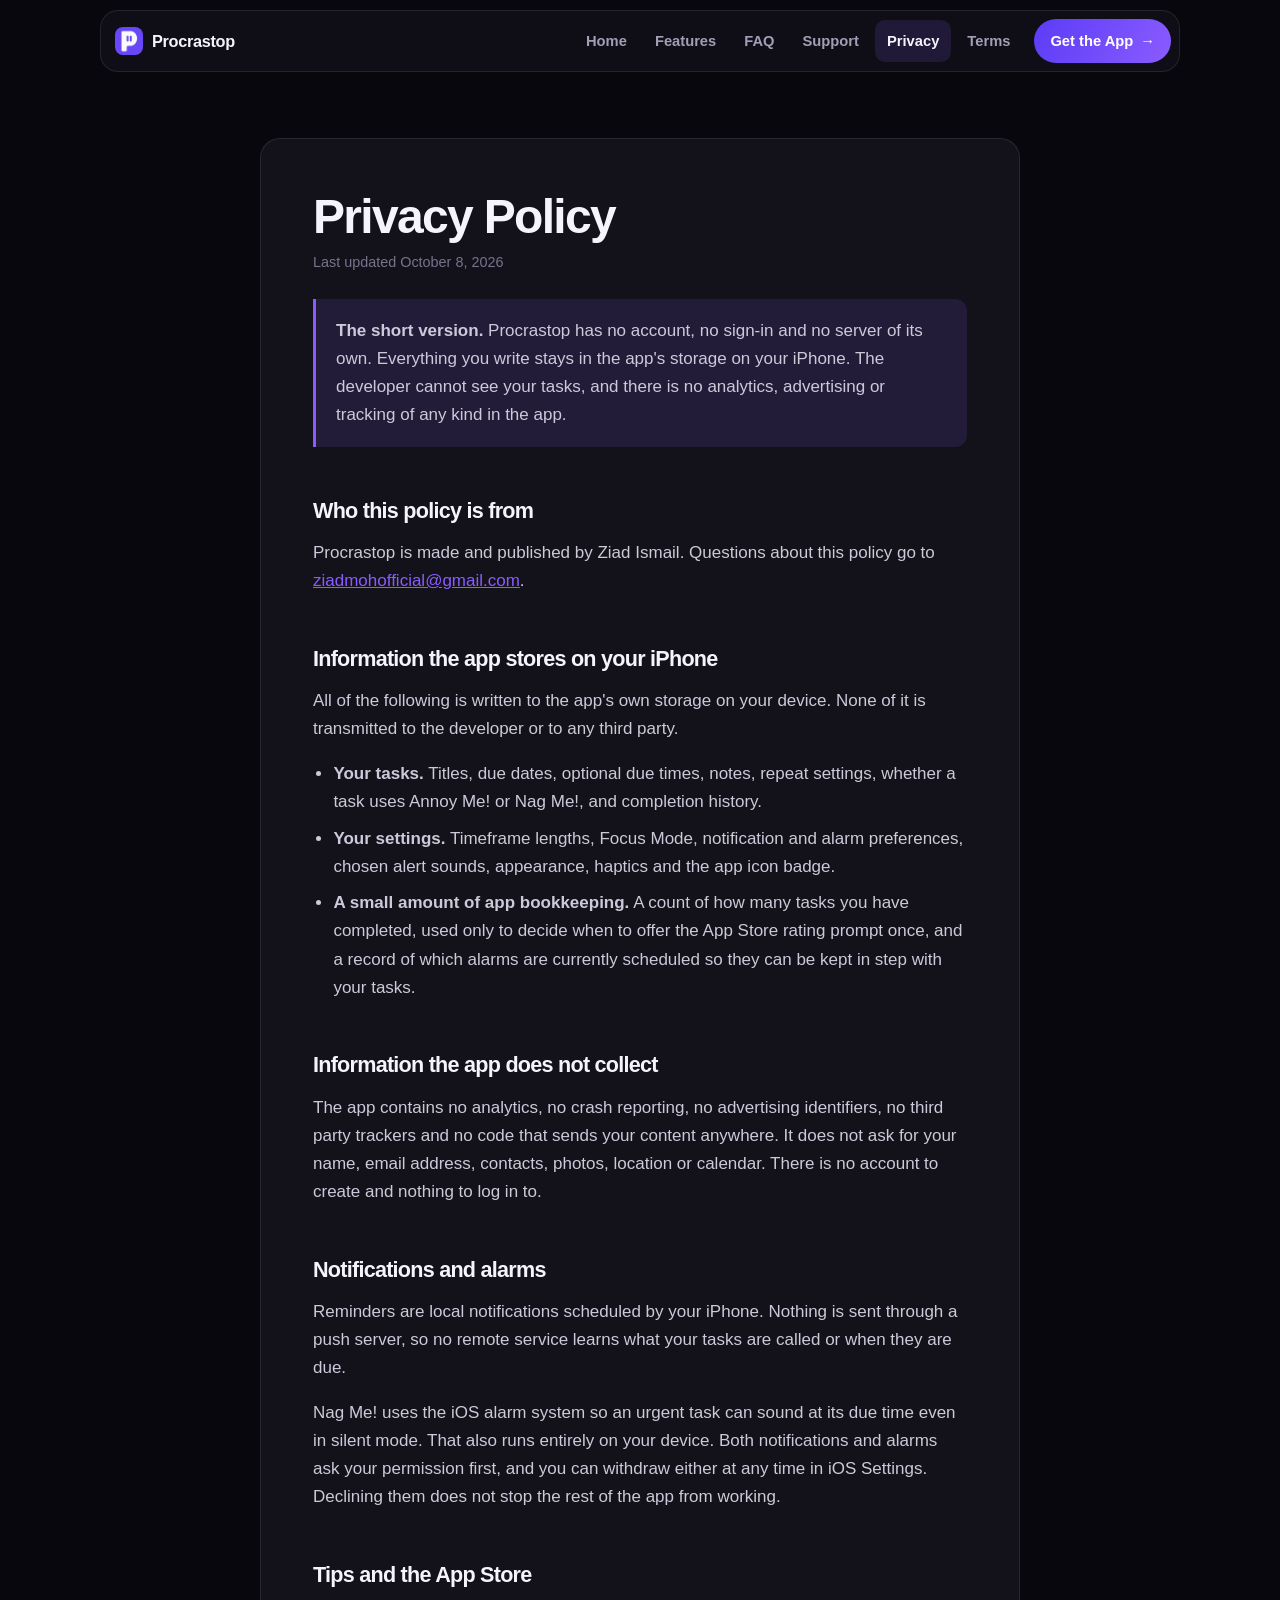
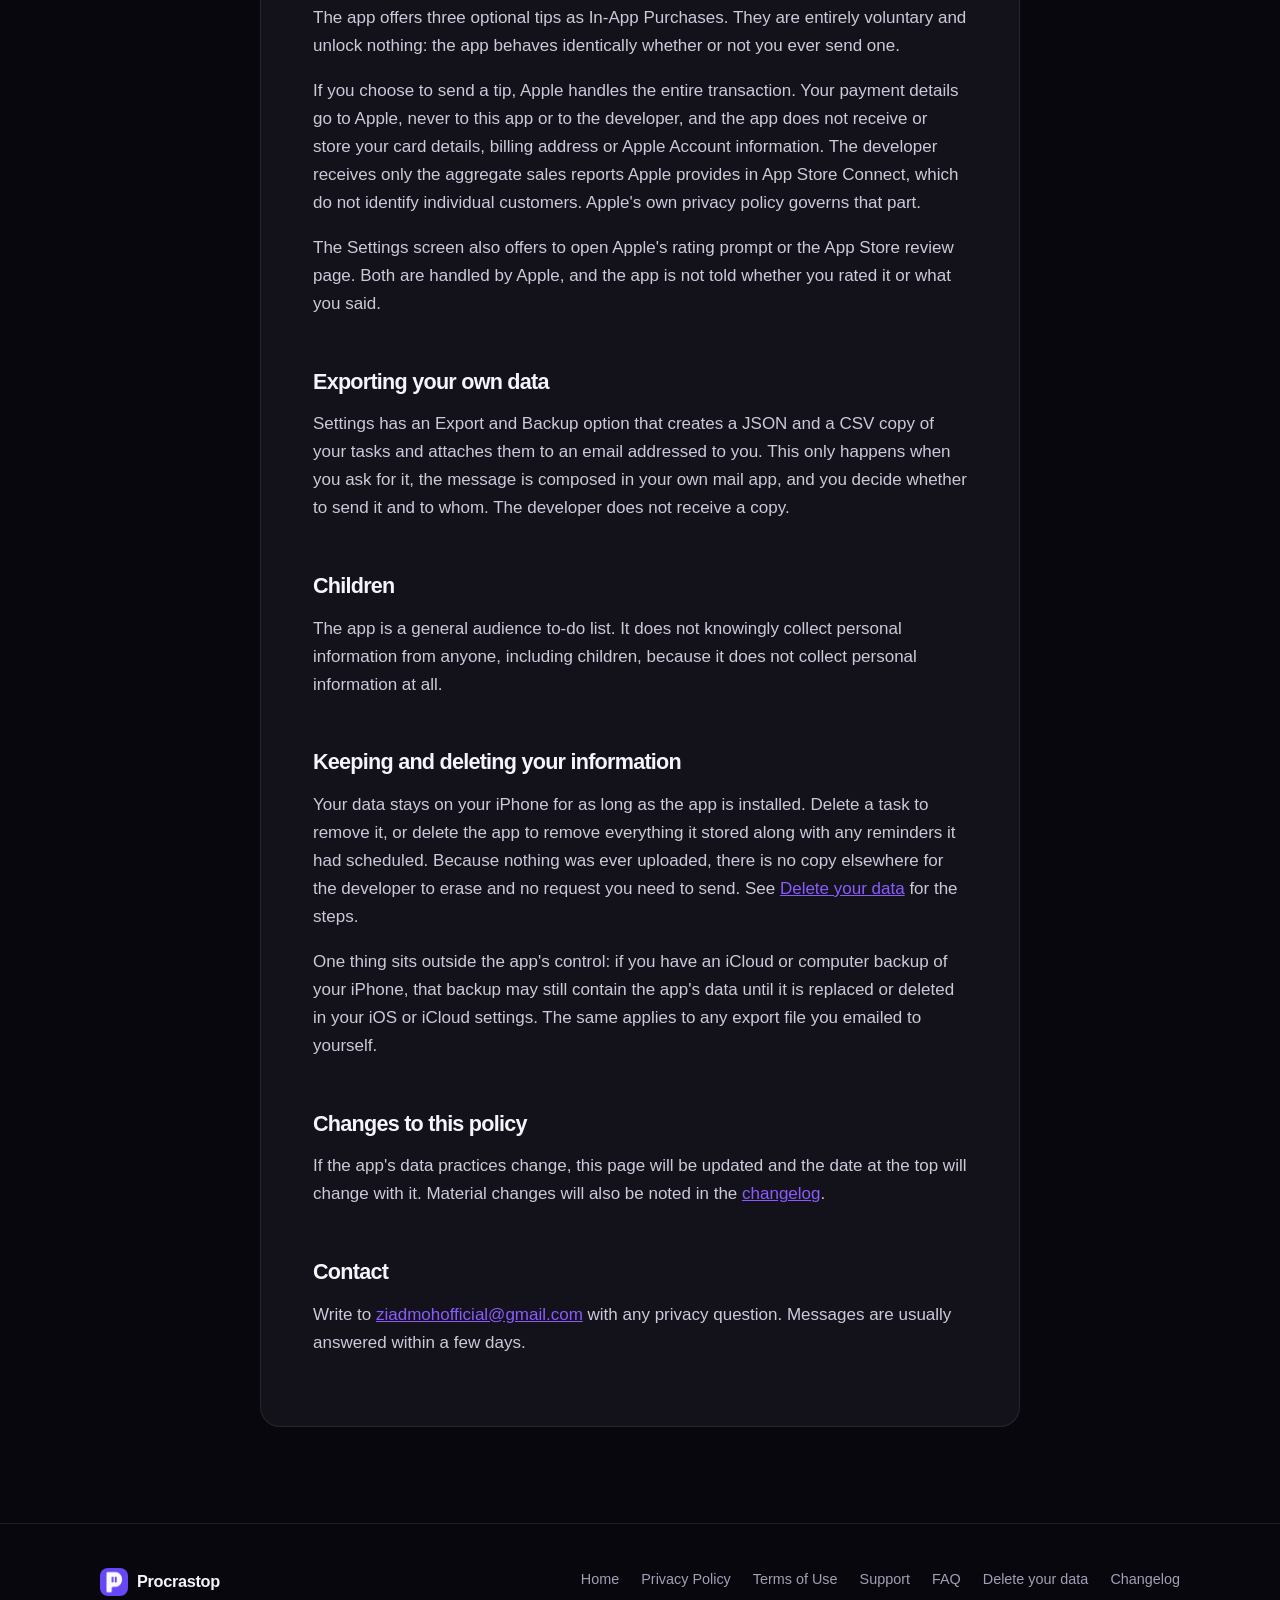
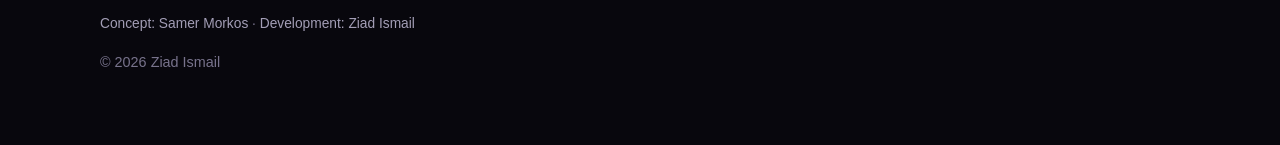
<file: privacy.html>
<!doctype html>
<html lang="en">
<head>
<meta charset="utf-8">
<meta name="viewport" content="width=device-width, initial-scale=1">
<title>Privacy Policy · Procrastop</title>
<meta name="description" content="Procrastop has no account and no server. Read exactly what the app stores on your iPhone, what it never collects, and what Apple handles.">
<meta name="robots" content="index,follow">
<meta name="theme-color" content="#08070d">
<meta name="color-scheme" content="dark">
<link rel="canonical" href="https://ziad2211.github.io/Procrastop_LandingPage/privacy.html">
<link rel="icon" href="assets/favicon.png" type="image/png">
<link rel="apple-touch-icon" href="assets/logo.png">
<link rel="stylesheet" href="assets/styles.css">
<script>document.documentElement.className += " js";</script>
</head>

<body>
<a class="skip-link" href="#main">Skip to content</a>

<header class="site-header">
  <div class="container">
    <nav class="navbar" aria-label="Primary">
      <a class="brand" href="index.html">
        <img class="mark" src="assets/logo.png" alt="" width="28" height="28">
        <span data-app-name>Procrastop</span>
      </a>

      <button class="nav-toggle" type="button" id="nav-toggle" aria-expanded="false" aria-controls="nav-menu" aria-label="Open navigation menu">
        <span class="nav-toggle-bars" aria-hidden="true"></span>
      </button>

      <div class="nav-menu" id="nav-menu">
        <ul class="nav-links">
          <li><a href="index.html">Home</a></li>
          <li><a href="index.html#persistence">Features</a></li>
          <li><a href="faq.html">FAQ</a></li>
          <li><a href="support.html">Support</a></li>
          <li><a href="privacy.html">Privacy</a></li>
          <li><a href="terms.html">Terms</a></li>
        </ul>
      </div>

      <a class="nav-cta" data-app-store-link href="https://apps.apple.com/app/id6818837590">
        Get the App <span aria-hidden="true">&rarr;</span>
      </a>
    </nav>
  </div>
</header>

<main id="main" class="container">
<article class="legal">
  <h1>Privacy Policy</h1>
  <p class="updated">Last updated <span data-updated-at>October 8, 2026</span></p>

  <p class="notice"><strong>The short version.</strong> <span data-app-name>Procrastop</span> has no account, no sign-in and no server of its own. Everything you write stays in the app's storage on your iPhone. The developer cannot see your tasks, and there is no analytics, advertising or tracking of any kind in the app.</p>

  <h2>Who this policy is from</h2>
  <p><span data-app-name>Procrastop</span> is made and published by <span data-developer-name>Ziad Ismail</span>. Questions about this policy go to <a data-support-email href="mailto:ziadmohofficial@gmail.com">ziadmohofficial@gmail.com</a>.</p>

  <h2>Information the app stores on your iPhone</h2>
  <p>All of the following is written to the app's own storage on your device. None of it is transmitted to the developer or to any third party.</p>
  <ul>
    <li><strong>Your tasks.</strong> Titles, due dates, optional due times, notes, repeat settings, whether a task uses Annoy Me! or Nag Me!, and completion history.</li>
    <li><strong>Your settings.</strong> Timeframe lengths, Focus Mode, notification and alarm preferences, chosen alert sounds, appearance, haptics and the app icon badge.</li>
    <li><strong>A small amount of app bookkeeping.</strong> A count of how many tasks you have completed, used only to decide when to offer the App Store rating prompt once, and a record of which alarms are currently scheduled so they can be kept in step with your tasks.</li>
  </ul>

  <h2>Information the app does not collect</h2>
  <p>The app contains no analytics, no crash reporting, no advertising identifiers, no third party trackers and no code that sends your content anywhere. It does not ask for your name, email address, contacts, photos, location or calendar. There is no account to create and nothing to log in to.</p>

  <h2>Notifications and alarms</h2>
  <p>Reminders are local notifications scheduled by your iPhone. Nothing is sent through a push server, so no remote service learns what your tasks are called or when they are due.</p>
  <p>Nag Me! uses the iOS alarm system so an urgent task can sound at its due time even in silent mode. That also runs entirely on your device. Both notifications and alarms ask your permission first, and you can withdraw either at any time in iOS Settings. Declining them does not stop the rest of the app from working.</p>

  <h2>Tips and the App Store</h2>
  <p>The app offers three optional tips as In-App Purchases. They are entirely voluntary and unlock nothing: the app behaves identically whether or not you ever send one.</p>
  <p>If you choose to send a tip, Apple handles the entire transaction. Your payment details go to Apple, never to this app or to the developer, and the app does not receive or store your card details, billing address or Apple Account information. The developer receives only the aggregate sales reports Apple provides in App Store Connect, which do not identify individual customers. Apple's own privacy policy governs that part.</p>
  <p>The Settings screen also offers to open Apple's rating prompt or the App Store review page. Both are handled by Apple, and the app is not told whether you rated it or what you said.</p>

  <h2>Exporting your own data</h2>
  <p>Settings has an Export and Backup option that creates a JSON and a CSV copy of your tasks and attaches them to an email addressed to you. This only happens when you ask for it, the message is composed in your own mail app, and you decide whether to send it and to whom. The developer does not receive a copy.</p>

  <h2>Children</h2>
  <p>The app is a general audience to-do list. It does not knowingly collect personal information from anyone, including children, because it does not collect personal information at all.</p>

  <h2>Keeping and deleting your information</h2>
  <p>Your data stays on your iPhone for as long as the app is installed. Delete a task to remove it, or delete the app to remove everything it stored along with any reminders it had scheduled. Because nothing was ever uploaded, there is no copy elsewhere for the developer to erase and no request you need to send. See <a href="delete-account.html">Delete your data</a> for the steps.</p>
  <p>One thing sits outside the app's control: if you have an iCloud or computer backup of your iPhone, that backup may still contain the app's data until it is replaced or deleted in your iOS or iCloud settings. The same applies to any export file you emailed to yourself.</p>

  <h2>Changes to this policy</h2>
  <p>If the app's data practices change, this page will be updated and the date at the top will change with it. Material changes will also be noted in the <a href="changelog.html">changelog</a>.</p>

  <h2>Contact</h2>
  <p>Write to <a data-support-email href="mailto:ziadmohofficial@gmail.com">ziadmohofficial@gmail.com</a> with any privacy question. Messages are usually answered within a few days.</p>
</article>
</main>

<footer class="site-footer">
  <div class="container footer-grid">
    <div>
      <a class="brand" href="index.html"><img class="mark" src="assets/logo.png" alt="" aria-hidden="true" width="26" height="26"><span data-app-name>Procrastop</span></a>
      <p class="footer-credits">Concept: <span data-credit-concept>Samer Morkos</span><span class="sep" aria-hidden="true"> &middot; </span>Development: <span data-credit-development>Ziad Ismail</span></p>
      <p>&copy; <span id="year">2026</span> <span data-developer-name>Ziad Ismail</span></p>
    </div>
    <nav class="footer-links" aria-label="Footer">
      <a href="index.html">Home</a>
      <a href="privacy.html">Privacy Policy</a>
      <a href="terms.html">Terms of Use</a>
      <a href="support.html">Support</a>
      <a href="faq.html">FAQ</a>
      <a href="delete-account.html">Delete your data</a>
      <a href="changelog.html">Changelog</a>
    </nav>
  </div>
</footer>

<script src="assets/config.js"></script>
<script src="assets/site.js"></script>
</body>
</html>
</file>
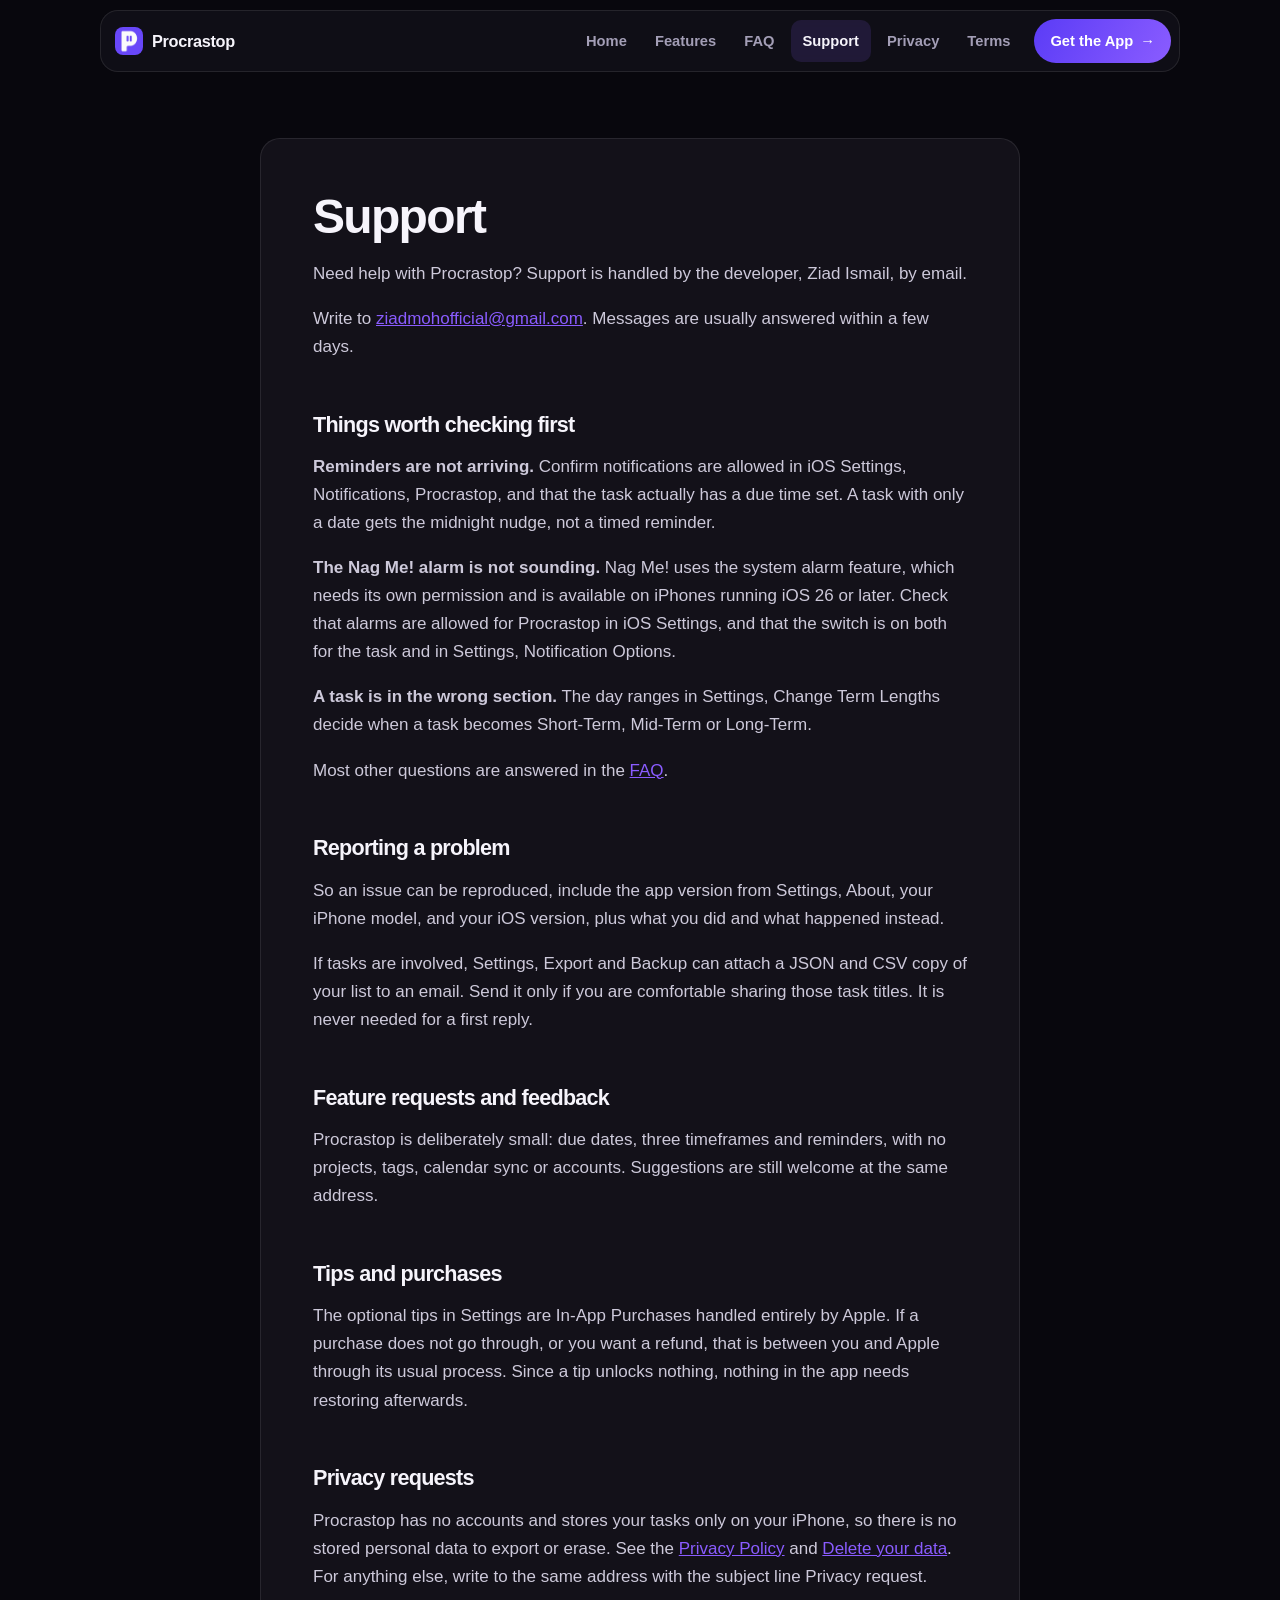
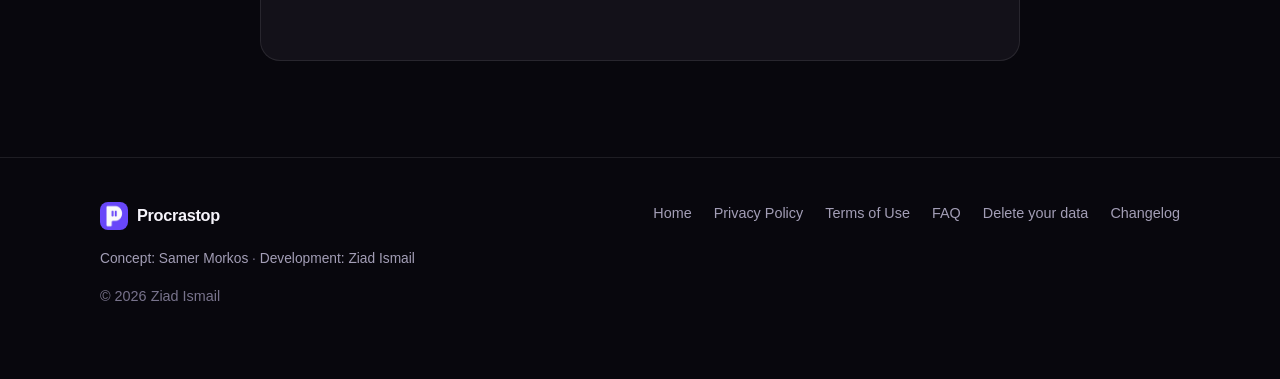
<file: support.html>
<!doctype html>
<html lang="en">
<head>
<meta charset="utf-8">
<meta name="viewport" content="width=device-width, initial-scale=1">
<title>Support · Procrastop</title>
<meta name="description" content="Get help with Procrastop, report a bug, or send feedback. Support is handled by email, directly by the developer.">
<meta name="robots" content="index,follow">
<meta name="theme-color" content="#08070d">
<meta name="color-scheme" content="dark">
<link rel="canonical" href="https://ziad2211.github.io/Procrastop_LandingPage/support.html">
<link rel="icon" href="assets/favicon.png" type="image/png">
<link rel="apple-touch-icon" href="assets/logo.png">
<link rel="stylesheet" href="assets/styles.css">
<script>document.documentElement.className += " js";</script>
</head>

<body>
<a class="skip-link" href="#main">Skip to content</a>

<header class="site-header">
  <div class="container">
    <nav class="navbar" aria-label="Primary">
      <a class="brand" href="index.html">
        <img class="mark" src="assets/logo.png" alt="" width="28" height="28">
        <span data-app-name>Procrastop</span>
      </a>

      <button class="nav-toggle" type="button" id="nav-toggle" aria-expanded="false" aria-controls="nav-menu" aria-label="Open navigation menu">
        <span class="nav-toggle-bars" aria-hidden="true"></span>
      </button>

      <div class="nav-menu" id="nav-menu">
        <ul class="nav-links">
          <li><a href="index.html">Home</a></li>
          <li><a href="index.html#persistence">Features</a></li>
          <li><a href="faq.html">FAQ</a></li>
          <li><a href="support.html">Support</a></li>
          <li><a href="privacy.html">Privacy</a></li>
          <li><a href="terms.html">Terms</a></li>
        </ul>
      </div>

      <a class="nav-cta" data-app-store-link href="https://apps.apple.com/app/id6818837590">
        Get the App <span aria-hidden="true">&rarr;</span>
      </a>
    </nav>
  </div>
</header>

<main id="main" class="container">
<article class="legal">
  <h1>Support</h1>
  <p>Need help with <span data-app-name>Procrastop</span>? Support is handled by the developer, <span data-developer-name>Ziad Ismail</span>, by email.</p>
  <p>Write to <a data-support-email href="mailto:ziadmohofficial@gmail.com">ziadmohofficial@gmail.com</a>. Messages are usually answered within a few days.</p>

  <h2>Things worth checking first</h2>
  <p><strong>Reminders are not arriving.</strong> Confirm notifications are allowed in iOS Settings, Notifications, Procrastop, and that the task actually has a due time set. A task with only a date gets the midnight nudge, not a timed reminder.</p>
  <p><strong>The Nag Me! alarm is not sounding.</strong> Nag Me! uses the system alarm feature, which needs its own permission and is available on iPhones running iOS 26 or later. Check that alarms are allowed for Procrastop in iOS Settings, and that the switch is on both for the task and in Settings, Notification Options.</p>
  <p><strong>A task is in the wrong section.</strong> The day ranges in Settings, Change Term Lengths decide when a task becomes Short-Term, Mid-Term or Long-Term.</p>
  <p>Most other questions are answered in the <a href="faq.html">FAQ</a>.</p>

  <h2>Reporting a problem</h2>
  <p>So an issue can be reproduced, include the app version from Settings, About, your iPhone model, and your iOS version, plus what you did and what happened instead.</p>
  <p>If tasks are involved, Settings, Export and Backup can attach a JSON and CSV copy of your list to an email. Send it only if you are comfortable sharing those task titles. It is never needed for a first reply.</p>

  <h2>Feature requests and feedback</h2>
  <p>Procrastop is deliberately small: due dates, three timeframes and reminders, with no projects, tags, calendar sync or accounts. Suggestions are still welcome at the same address.</p>

  <h2>Tips and purchases</h2>
  <p>The optional tips in Settings are In-App Purchases handled entirely by Apple. If a purchase does not go through, or you want a refund, that is between you and Apple through its usual process. Since a tip unlocks nothing, nothing in the app needs restoring afterwards.</p>

  <h2>Privacy requests</h2>
  <p>Procrastop has no accounts and stores your tasks only on your iPhone, so there is no stored personal data to export or erase. See the <a href="privacy.html">Privacy Policy</a> and <a href="delete-account.html">Delete your data</a>. For anything else, write to the same address with the subject line Privacy request.</p>
</article>
</main>

<footer class="site-footer">
  <div class="container footer-grid">
    <div>
      <a class="brand" href="index.html"><img class="mark" src="assets/logo.png" alt="" aria-hidden="true" width="26" height="26"><span data-app-name>Procrastop</span></a>
      <p class="footer-credits">Concept: <span data-credit-concept>Samer Morkos</span><span class="sep" aria-hidden="true"> &middot; </span>Development: <span data-credit-development>Ziad Ismail</span></p>
      <p>&copy; <span id="year">2026</span> <span data-developer-name>Ziad Ismail</span></p>
    </div>
    <nav class="footer-links" aria-label="Footer">
      <a href="index.html">Home</a>
      <a href="privacy.html">Privacy Policy</a>
      <a href="terms.html">Terms of Use</a>
      <a href="faq.html">FAQ</a>
      <a href="delete-account.html">Delete your data</a>
      <a href="changelog.html">Changelog</a>
    </nav>
  </div>
</footer>

<script src="assets/config.js"></script>
<script src="assets/site.js"></script>
</body>
</html>
</file>
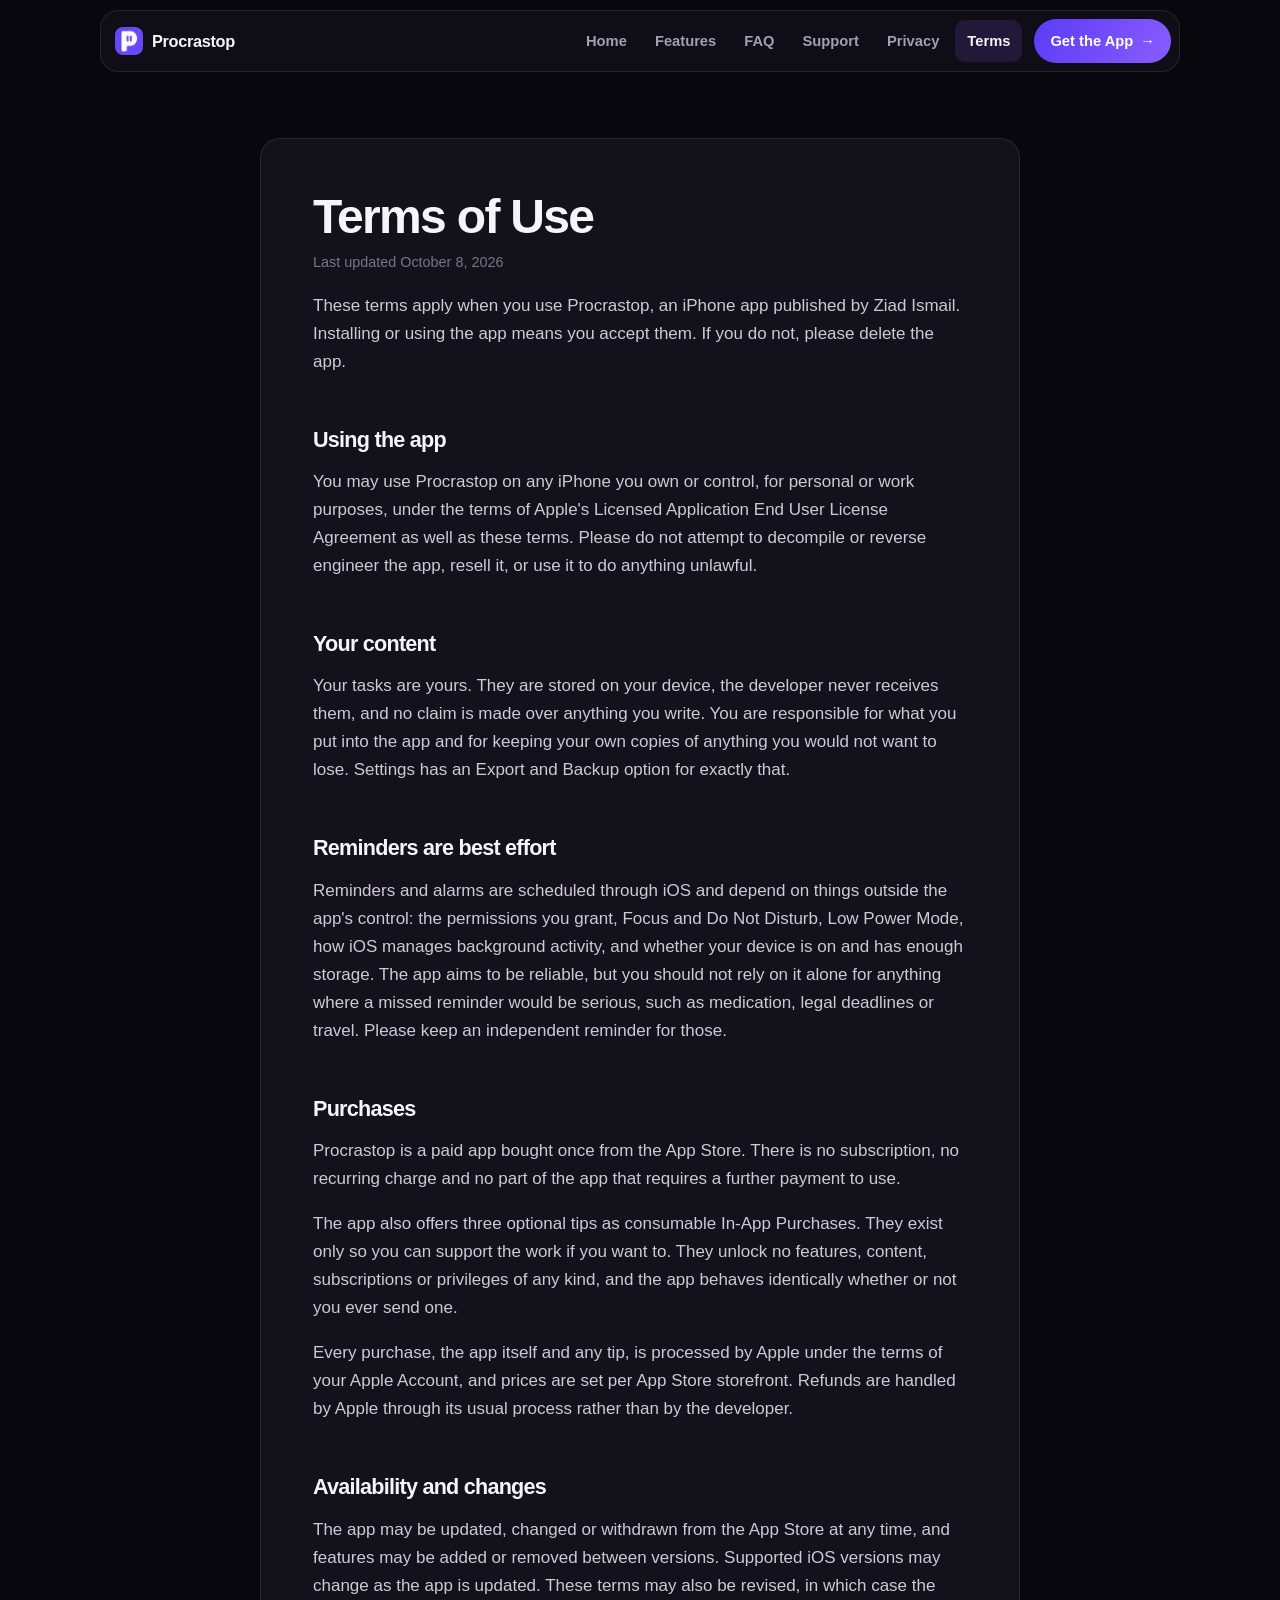
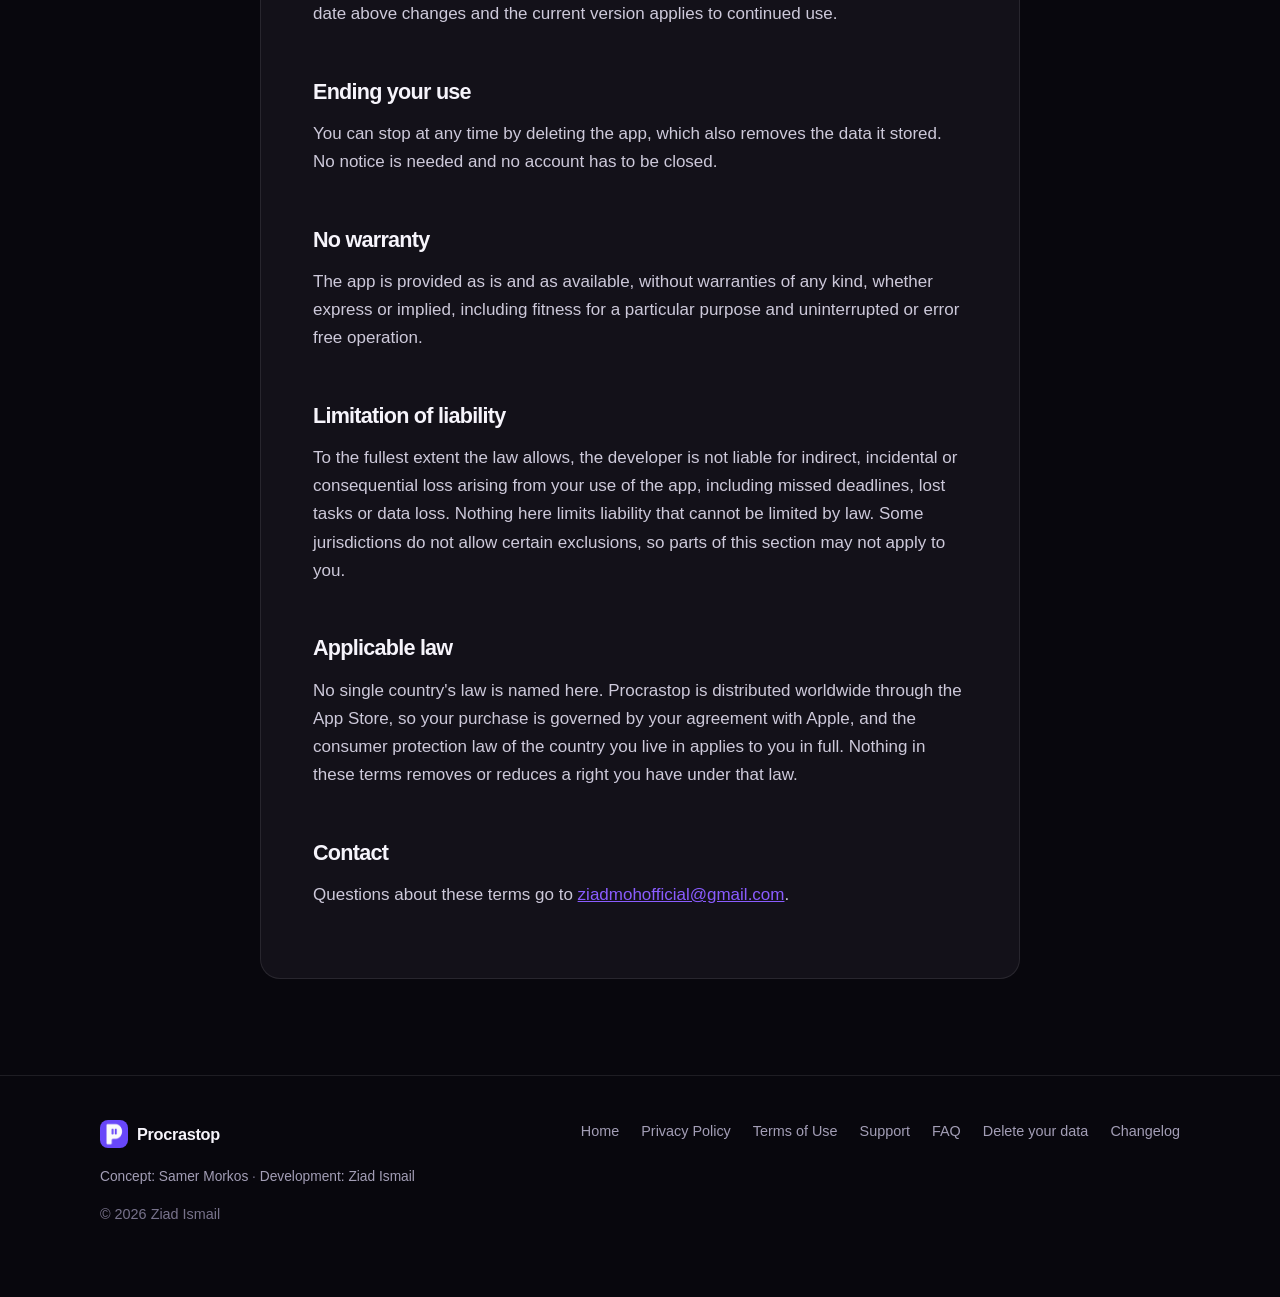
<file: terms.html>
<!doctype html>
<html lang="en">
<head>
<meta charset="utf-8">
<meta name="viewport" content="width=device-width, initial-scale=1">
<title>Terms of Use · Procrastop</title>
<meta name="description" content="The terms that apply when you use Procrastop, including reminders, optional tips and the limits of what the app promises.">
<meta name="robots" content="index,follow">
<meta name="theme-color" content="#08070d">
<meta name="color-scheme" content="dark">
<link rel="canonical" href="https://ziad2211.github.io/Procrastop_LandingPage/terms.html">
<link rel="icon" href="assets/favicon.png" type="image/png">
<link rel="apple-touch-icon" href="assets/logo.png">
<link rel="stylesheet" href="assets/styles.css">
<script>document.documentElement.className += " js";</script>
</head>

<body>
<a class="skip-link" href="#main">Skip to content</a>

<header class="site-header">
  <div class="container">
    <nav class="navbar" aria-label="Primary">
      <a class="brand" href="index.html">
        <img class="mark" src="assets/logo.png" alt="" width="28" height="28">
        <span data-app-name>Procrastop</span>
      </a>

      <button class="nav-toggle" type="button" id="nav-toggle" aria-expanded="false" aria-controls="nav-menu" aria-label="Open navigation menu">
        <span class="nav-toggle-bars" aria-hidden="true"></span>
      </button>

      <div class="nav-menu" id="nav-menu">
        <ul class="nav-links">
          <li><a href="index.html">Home</a></li>
          <li><a href="index.html#persistence">Features</a></li>
          <li><a href="faq.html">FAQ</a></li>
          <li><a href="support.html">Support</a></li>
          <li><a href="privacy.html">Privacy</a></li>
          <li><a href="terms.html">Terms</a></li>
        </ul>
      </div>

      <a class="nav-cta" data-app-store-link href="https://apps.apple.com/app/id6818837590">
        Get the App <span aria-hidden="true">&rarr;</span>
      </a>
    </nav>
  </div>
</header>

<main id="main" class="container">
<article class="legal">
  <h1>Terms of Use</h1>
  <p class="updated">Last updated <span data-updated-at>October 8, 2026</span></p>

  <p>These terms apply when you use <span data-app-name>Procrastop</span>, an iPhone app published by <span data-developer-name>Ziad Ismail</span>. Installing or using the app means you accept them. If you do not, please delete the app.</p>

  <h2>Using the app</h2>
  <p>You may use <span data-app-name>Procrastop</span> on any iPhone you own or control, for personal or work purposes, under the terms of Apple's Licensed Application End User License Agreement as well as these terms. Please do not attempt to decompile or reverse engineer the app, resell it, or use it to do anything unlawful.</p>

  <h2>Your content</h2>
  <p>Your tasks are yours. They are stored on your device, the developer never receives them, and no claim is made over anything you write. You are responsible for what you put into the app and for keeping your own copies of anything you would not want to lose. Settings has an Export and Backup option for exactly that.</p>

  <h2>Reminders are best effort</h2>
  <p>Reminders and alarms are scheduled through iOS and depend on things outside the app's control: the permissions you grant, Focus and Do Not Disturb, Low Power Mode, how iOS manages background activity, and whether your device is on and has enough storage. The app aims to be reliable, but you should not rely on it alone for anything where a missed reminder would be serious, such as medication, legal deadlines or travel. Please keep an independent reminder for those.</p>

  <h2>Purchases</h2>
  <p><span data-app-name>Procrastop</span> is a paid app bought once from the App Store. There is no subscription, no recurring charge and no part of the app that requires a further payment to use.</p>
  <p>The app also offers three optional tips as consumable In-App Purchases. They exist only so you can support the work if you want to. They unlock no features, content, subscriptions or privileges of any kind, and the app behaves identically whether or not you ever send one.</p>
  <p>Every purchase, the app itself and any tip, is processed by Apple under the terms of your Apple Account, and prices are set per App Store storefront. Refunds are handled by Apple through its usual process rather than by the developer.</p>

  <h2>Availability and changes</h2>
  <p>The app may be updated, changed or withdrawn from the App Store at any time, and features may be added or removed between versions. Supported iOS versions may change as the app is updated. These terms may also be revised, in which case the date above changes and the current version applies to continued use.</p>

  <h2>Ending your use</h2>
  <p>You can stop at any time by deleting the app, which also removes the data it stored. No notice is needed and no account has to be closed.</p>

  <h2>No warranty</h2>
  <p>The app is provided as is and as available, without warranties of any kind, whether express or implied, including fitness for a particular purpose and uninterrupted or error free operation.</p>

  <h2>Limitation of liability</h2>
  <p>To the fullest extent the law allows, the developer is not liable for indirect, incidental or consequential loss arising from your use of the app, including missed deadlines, lost tasks or data loss. Nothing here limits liability that cannot be limited by law. Some jurisdictions do not allow certain exclusions, so parts of this section may not apply to you.</p>

  <h2>Applicable law</h2>
  <p>No single country's law is named here. <span data-app-name>Procrastop</span> is distributed worldwide through the App Store, so your purchase is governed by your agreement with Apple, and the consumer protection law of the country you live in applies to you in full. Nothing in these terms removes or reduces a right you have under that law.</p>

  <h2>Contact</h2>
  <p>Questions about these terms go to <a data-support-email href="mailto:ziadmohofficial@gmail.com">ziadmohofficial@gmail.com</a>.</p>
</article>
</main>

<footer class="site-footer">
  <div class="container footer-grid">
    <div>
      <a class="brand" href="index.html"><img class="mark" src="assets/logo.png" alt="" aria-hidden="true" width="26" height="26"><span data-app-name>Procrastop</span></a>
      <p class="footer-credits">Concept: <span data-credit-concept>Samer Morkos</span><span class="sep" aria-hidden="true"> &middot; </span>Development: <span data-credit-development>Ziad Ismail</span></p>
      <p>&copy; <span id="year">2026</span> <span data-developer-name>Ziad Ismail</span></p>
    </div>
    <nav class="footer-links" aria-label="Footer">
      <a href="index.html">Home</a>
      <a href="privacy.html">Privacy Policy</a>
      <a href="terms.html">Terms of Use</a>
      <a href="support.html">Support</a>
      <a href="faq.html">FAQ</a>
      <a href="delete-account.html">Delete your data</a>
      <a href="changelog.html">Changelog</a>
    </nav>
  </div>
</footer>

<script src="assets/config.js"></script>
<script src="assets/site.js"></script>
</body>
</html>
</file>
<file: assets/styles.css>
/*
 * Procrastop website.
 *
 * Dark by default, because the app is. Colours are the app's own: the purple
 * in the header gradient, the near black of the task list, the greys iOS uses
 * for secondary text. System fonts throughout so the pages feel like they
 * belong next to the product rather than next to a template.
 */

:root {
  --accent: #8a5cff;
  --accent-deep: #5b3cf6;
  --accent-soft: rgba(138, 92, 255, 0.14);
  --bg: #08070d;
  --surface: #131119;
  --surface-2: #1b1825;
  --line: rgba(255, 255, 255, 0.09);
  --line-strong: rgba(255, 255, 255, 0.16);
  --ink: #f6f4fb;
  --muted: #a39eb6;
  --dim: #78738c;
  --radius: 20px;
  --maxw: 1080px;
  --sans: -apple-system, BlinkMacSystemFont, "SF Pro Display", "Segoe UI", Roboto, sans-serif;
}

* { box-sizing: border-box; }

html {
  scroll-behavior: smooth;
  scroll-padding-top: 96px;
  -webkit-text-size-adjust: 100%;
}

body {
  margin: 0;
  background: var(--bg);
  color: var(--ink);
  font: 17px/1.65 var(--sans);
  -webkit-font-smoothing: antialiased;
  overflow-x: hidden;
}

a { color: var(--accent); }

img { max-width: 100%; display: block; }

:focus-visible {
  outline: 3px solid var(--accent);
  outline-offset: 3px;
  border-radius: 6px;
}

.container { width: min(100% - 40px, var(--maxw)); margin-inline: auto; }

.skip-link {
  position: absolute;
  left: -9999px;
  top: 0;
  background: var(--accent-deep);
  color: #fff;
  padding: 12px 18px;
  border-radius: 0 0 10px 0;
  z-index: 100;
  text-decoration: none;
  font-weight: 650;
}
.skip-link:focus { left: 0; }

/* ---------------------------------------------------------------- chrome */

/*
 * The sticky bar.
 *
 * One floating element that holds the brand, the whole navigation and the
 * download link. Every page renders the same markup, including a link to
 * itself; the current page is marked with aria-current rather than dropped,
 * which is what used to make the clicked tab vanish.
 */

.site-header {
  position: sticky;
  top: 0;
  z-index: 60;
  padding: 10px 0;
  /* Clears the notch when the page is saved to the Home Screen. */
  padding-top: calc(10px + env(safe-area-inset-top, 0px));
}

.navbar {
  position: relative;
  display: flex;
  align-items: center;
  gap: 12px;
  padding: 8px 8px 8px 14px;
  border: 1px solid var(--line);
  border-radius: 18px;
  border-curve: continuous;
  background: rgba(19, 17, 25, 0.78);
  backdrop-filter: saturate(170%) blur(20px);
  -webkit-backdrop-filter: saturate(170%) blur(20px);
  transition: box-shadow 0.25s ease, border-color 0.25s ease;
}
/* Lifts off the page once it is actually overlapping content. */
.site-header.is-stuck .navbar {
  border-color: var(--line-strong);
  box-shadow: 0 16px 40px rgba(0, 0, 0, 0.5);
}

.brand {
  display: inline-flex;
  align-items: center;
  gap: 9px;
  color: var(--ink);
  font-weight: 760;
  letter-spacing: -0.02em;
  text-decoration: none;
  font-size: 1.02rem;
  flex: none;
}
.brand .mark { width: 28px; height: 28px; border-radius: 8px; flex: none; }

.nav-menu { flex: 1; display: flex; justify-content: flex-end; }

.nav-links {
  display: flex;
  align-items: center;
  gap: 4px;
  margin: 0;
  padding: 0;
  list-style: none;
}
.nav-links a {
  display: block;
  padding: 9px 12px;
  border-radius: 10px;
  color: var(--muted);
  text-decoration: none;
  font-size: 0.92rem;
  font-weight: 560;
  white-space: nowrap;
}
.nav-links a:hover { color: var(--ink); background: rgba(255, 255, 255, 0.05); }
/* The page you are on stays in the list and is marked, never removed. */
.nav-links a[aria-current="page"] { color: var(--ink); background: var(--accent-soft); }

.nav-cta {
  display: inline-flex;
  align-items: center;
  gap: 7px;
  flex: none;
  min-height: 44px;
  padding: 0 16px;
  border-radius: 999px;
  color: #fff;
  font-size: 0.92rem;
  font-weight: 700;
  text-decoration: none;
  white-space: nowrap;
  background: linear-gradient(118deg, var(--accent-deep), var(--accent));
  transition: transform 0.18s ease;
}
.nav-cta:hover { transform: translateY(-1px); }

/* Hidden on desktop, where every link already fits. */
.nav-toggle {
  display: none;
  width: 44px;
  height: 44px;
  flex: none;
  padding: 0;
  border: 1px solid var(--line);
  border-radius: 12px;
  background: transparent;
  color: var(--ink);
  cursor: pointer;
  place-items: center;
}
.nav-toggle:hover { border-color: var(--line-strong); }
.nav-toggle-bars, .nav-toggle-bars::before, .nav-toggle-bars::after {
  display: block;
  width: 17px;
  height: 1.8px;
  border-radius: 2px;
  background: currentColor;
  content: "";
}
.nav-toggle-bars { position: relative; }
.nav-toggle-bars::before { position: absolute; top: -5.5px; }
.nav-toggle-bars::after { position: absolute; top: 5.5px; }

@media (max-width: 880px) {
  .brand { margin-right: auto; }
  .nav-links { flex-direction: column; align-items: stretch; gap: 2px; }
  .nav-links a { padding: 13px 14px; font-size: 1rem; border-radius: 12px; }

  /*
   * Without scripting the links simply wrap onto a second row inside the bar,
   * so the navigation is still complete and reachable. The hamburger is only
   * shown when there is JavaScript to operate it.
   */
  .navbar { flex-wrap: wrap; }
  .nav-menu { order: 3; flex-basis: 100%; padding-top: 6px; }
  .nav-toggle { display: none; }

  /* With scripting, the same markup becomes a dropdown panel. */
  .js .navbar { flex-wrap: nowrap; }
  .js .nav-toggle { display: grid; }
  .js .nav-menu {
    position: absolute;
    top: calc(100% + 10px);
    left: 0;
    right: 0;
    order: 0;
    flex-basis: auto;
    display: none;
    padding: 8px;
    border: 1px solid var(--line-strong);
    border-radius: 18px;
    border-curve: continuous;
    /* Solid, not translucent: a blurred panel nested inside the blurred bar
       composites unreliably, and this sits over body text where legibility
       matters more than the effect. */
    background: #16131f;
    box-shadow: 0 22px 50px rgba(0, 0, 0, 0.66);
  }
  .js .nav-menu[data-open="true"] { display: block; }
}

/* Only the wordmark goes; the icon still identifies the site. */
@media (max-width: 400px) {
  .brand span { display: none; }
  .nav-cta { padding: 0 13px; font-size: 0.88rem; }
  .navbar { gap: 8px; padding-left: 10px; }
}

.site-footer {
  border-top: 1px solid var(--line);
  padding: 44px 0 56px;
  color: var(--dim);
  font-size: 0.9rem;
}
.footer-grid {
  display: flex;
  flex-wrap: wrap;
  gap: 28px 40px;
  justify-content: space-between;
  align-items: flex-start;
}
.footer-links { display: flex; flex-wrap: wrap; gap: 10px 22px; }
.footer-links a { color: var(--muted); text-decoration: none; }
.footer-links a:hover { color: var(--ink); text-decoration: underline; }
.footer-note { max-width: 42ch; line-height: 1.6; }
/* Understated by design: a credit, not a headline. */
.footer-credits { margin: 10px 0 6px; color: var(--muted); font-size: 0.86rem; }
.footer-credits .sep { color: var(--dim); }

/* ------------------------------------------------------------- typography */

h1, h2, h3 { letter-spacing: -0.035em; line-height: 1.08; margin: 0; }
h1 { font-size: clamp(2.5rem, 6.2vw, 4.3rem); font-weight: 780; }
h2 { font-size: clamp(1.9rem, 3.8vw, 2.7rem); font-weight: 760; }
h3 { font-size: 1.18rem; font-weight: 700; letter-spacing: -0.02em; line-height: 1.3; }

.eyebrow {
  display: inline-flex;
  align-items: center;
  gap: 8px;
  color: var(--accent);
  font-size: 0.78rem;
  font-weight: 700;
  letter-spacing: 0.12em;
  text-transform: uppercase;
}

.lede { color: var(--muted); font-size: clamp(1.05rem, 2vw, 1.25rem); max-width: 56ch; }
.section-intro { color: var(--muted); max-width: 58ch; margin-top: 14px; }

/* ------------------------------------------------------------------ hero */

.hero { padding: clamp(72px, 12vw, 132px) 0 clamp(56px, 8vw, 96px); position: relative; }
.hero::before {
  content: "";
  position: absolute;
  inset: -180px 0 auto;
  height: 540px;
  background: radial-gradient(60% 70% at 50% 0%, rgba(91, 60, 246, 0.28), transparent 70%);
  pointer-events: none;
  z-index: -1;
}
/*
 * The icon and the name as one lockup. The rounded corners and glow were lost
 * when the header styles were rewritten over this block; they live here now,
 * away from anything to do with the navigation.
 */
.hero-lockup { display: flex; align-items: center; gap: 18px; margin-bottom: 30px; }
.hero-logo {
  width: 84px;
  height: 84px;
  flex: none;
  border-radius: 20px;
  border-curve: continuous;
  box-shadow: 0 18px 44px rgba(91, 60, 246, 0.42);
}
.hero-name {
  margin: 0;
  font-size: clamp(1.95rem, 5.4vw, 2.6rem);
  font-weight: 780;
  letter-spacing: -0.035em;
  line-height: 1.04;
  color: var(--ink);
}
.hero-sub { margin: 5px 0 0; color: var(--muted); font-size: clamp(0.97rem, 2.5vw, 1.12rem); font-weight: 560; }

/* Apple's badge, used at its own proportions and never restyled. */
.store-badge { display: inline-flex; border-radius: 10px; line-height: 0; }
.store-badge img { width: 182px; height: auto; }
.store-badge:hover { opacity: 0.88; }

.hero h1 { margin: 20px 0 22px; max-width: 16ch; }
.hero .lede { max-width: 52ch; }

.actions { display: flex; flex-wrap: wrap; gap: 14px; align-items: center; margin-top: 34px; }

.button {
  display: inline-flex;
  align-items: center;
  justify-content: center;
  gap: 10px;
  min-height: 52px;
  padding: 0 26px;
  border-radius: 999px;
  font-weight: 700;
  font-size: 1rem;
  text-decoration: none;
  border: 1px solid transparent;
  transition: transform 0.18s ease, opacity 0.18s ease;
}
.button-primary {
  color: #fff;
  background: linear-gradient(118deg, var(--accent-deep), var(--accent));
  box-shadow: 0 14px 34px rgba(91, 60, 246, 0.34);
}
.button-primary:hover { transform: translateY(-2px); }
.button-secondary { color: var(--ink); border-color: var(--line-strong); background: var(--surface); }
.button-secondary:hover { border-color: var(--accent); }
.button .icon { width: 20px; height: 20px; flex: none; }

.hero-note { margin-top: 18px; color: var(--dim); font-size: 0.9rem; }

/* -------------------------------------------------------------- sections */

section { scroll-margin-top: 96px; }
.band { padding: clamp(64px, 9vw, 108px) 0; border-top: 1px solid var(--line); }

.stack { display: grid; gap: 18px; }

/* The problem: one short, recognisable beat. */
.problem p { font-size: clamp(1.3rem, 3vw, 1.9rem); line-height: 1.38; letter-spacing: -0.025em; max-width: 24ch; font-weight: 600; }
.problem .after { font-size: 1.05rem; font-weight: 400; color: var(--muted); max-width: 54ch; letter-spacing: 0; }

/* Feature grid */
.grid {
  display: grid;
  gap: 16px;
  margin-top: 44px;
  grid-template-columns: repeat(auto-fit, minmax(260px, 1fr));
}
.tile {
  background: var(--surface);
  border: 1px solid var(--line);
  border-radius: var(--radius);
  padding: 26px;
}
.tile h3 { margin-bottom: 8px; }
.tile p { color: var(--muted); margin: 0; font-size: 0.97rem; }

/* The persistence ladder: three steps, increasing weight. */
.ladder { display: grid; gap: 14px; margin-top: 44px; }
.rung {
  display: grid;
  grid-template-columns: auto 1fr;
  gap: 20px;
  align-items: start;
  background: var(--surface);
  border: 1px solid var(--line);
  border-radius: var(--radius);
  padding: 26px;
}
.rung .step {
  width: 42px;
  height: 42px;
  border-radius: 12px;
  display: grid;
  place-items: center;
  font-weight: 760;
  font-size: 0.95rem;
  background: var(--accent-soft);
  color: var(--accent);
  flex: none;
}
.rung h3 { margin-bottom: 6px; }
.rung p { color: var(--muted); margin: 0; }
.rung.is-loud { border-color: rgba(138, 92, 255, 0.4); background: linear-gradient(180deg, rgba(138, 92, 255, 0.09), transparent); }
.rung.is-loud .step { background: linear-gradient(118deg, var(--accent-deep), var(--accent)); color: #fff; }

/* Screenshots */
.shots {
  display: grid;
  gap: 26px;
  margin-top: 48px;
  grid-template-columns: repeat(auto-fit, minmax(230px, 1fr));
}
.shot { text-align: center; }
.shot img {
  width: 100%;
  max-width: 300px;
  margin-inline: auto;
  height: auto;
  border-radius: 26px;
  border: 1px solid var(--line-strong);
  background: #000;
  box-shadow: 0 30px 70px rgba(0, 0, 0, 0.55);
}
.shot figcaption { margin-top: 16px; color: var(--muted); font-size: 0.93rem; }
.shot figcaption b { color: var(--ink); font-weight: 650; display: block; }

/* Steps */
.steps { counter-reset: step; display: grid; gap: 2px; margin-top: 40px; border: 1px solid var(--line); border-radius: var(--radius); overflow: hidden; }
.steps li {
  counter-increment: step;
  list-style: none;
  display: grid;
  grid-template-columns: auto 1fr;
  gap: 18px;
  align-items: baseline;
  padding: 22px 26px;
  background: var(--surface);
}
.steps li + li { border-top: 1px solid var(--line); }
.steps li::before { content: counter(step); color: var(--accent); font-weight: 760; font-variant-numeric: tabular-nums; }
.steps b { font-weight: 650; }
.steps span { color: var(--muted); display: block; margin-top: 2px; font-size: 0.97rem; }

/* Closing call to action */
.cta { text-align: center; padding: clamp(64px, 10vw, 120px) 0; }
.cta h2 { max-width: 18ch; margin-inline: auto; }
.cta .lede { margin: 18px auto 0; text-align: center; }
.cta .actions { justify-content: center; }

/* FAQ */
.faq { margin-top: 40px; display: grid; gap: 12px; }
details.qa {
  background: var(--surface);
  border: 1px solid var(--line);
  border-radius: 16px;
  padding: 4px 22px;
}
details.qa summary {
  cursor: pointer;
  padding: 18px 0;
  font-weight: 650;
  list-style: none;
  display: flex;
  justify-content: space-between;
  gap: 16px;
  align-items: center;
}
details.qa summary::-webkit-details-marker { display: none; }
details.qa summary::after { content: "+"; color: var(--accent); font-size: 1.4rem; line-height: 1; flex: none; }
details.qa[open] summary::after { content: "\2013"; }
details.qa p { color: var(--muted); margin: 0 0 20px; max-width: 64ch; }

/* ---------------------------------------------------------- legal pages */

.legal {
  max-width: 760px;
  margin: 56px auto 96px;
  padding: clamp(26px, 5vw, 52px);
  background: var(--surface);
  border: 1px solid var(--line);
  border-radius: var(--radius);
}
.legal h1 { font-size: clamp(2.1rem, 5vw, 3rem); }
.legal h2 { font-size: 1.35rem; margin: 2.4em 0 0.6em; }
.legal h3 { margin: 1.8em 0 0.4em; }
.legal p, .legal li { color: #cdc9da; }
.legal ul { padding-left: 1.2em; }
.legal li { margin-bottom: 0.5em; }
.legal .updated { color: var(--dim); font-size: 0.9rem; margin-top: 8px; }
.legal .notice {
  padding: 18px 20px;
  border-left: 3px solid var(--accent);
  background: var(--accent-soft);
  border-radius: 0 12px 12px 0;
  margin: 24px 0;
}
.legal .notice p:last-child { margin-bottom: 0; }

/* -------------------------------------------------------------- motion */

.js .reveal { opacity: 0; transform: translateY(14px); transition: opacity 0.6s ease, transform 0.6s ease; }
.js .reveal.is-in { opacity: 1; transform: none; }

@media (prefers-reduced-motion: reduce) {
  html { scroll-behavior: auto; }
  *, *::before, *::after { animation-duration: 0.001ms !important; transition-duration: 0.001ms !important; }
  .js .reveal { opacity: 1; transform: none; }
}

/* ------------------------------------------------------------ responsive */

@media (max-width: 720px) {
  body { font-size: 16px; }
  .container { width: min(100% - 32px, var(--maxw)); }
  .nav { flex-direction: column; align-items: flex-start; gap: 8px; padding: 14px 0; }
  .nav-links { gap: 16px; font-size: 0.88rem; }
  .button { width: 100%; }
  .actions { gap: 12px; }
  .rung { grid-template-columns: 1fr; gap: 14px; padding: 22px; }
  .steps li { padding: 20px; }
}
</file>
